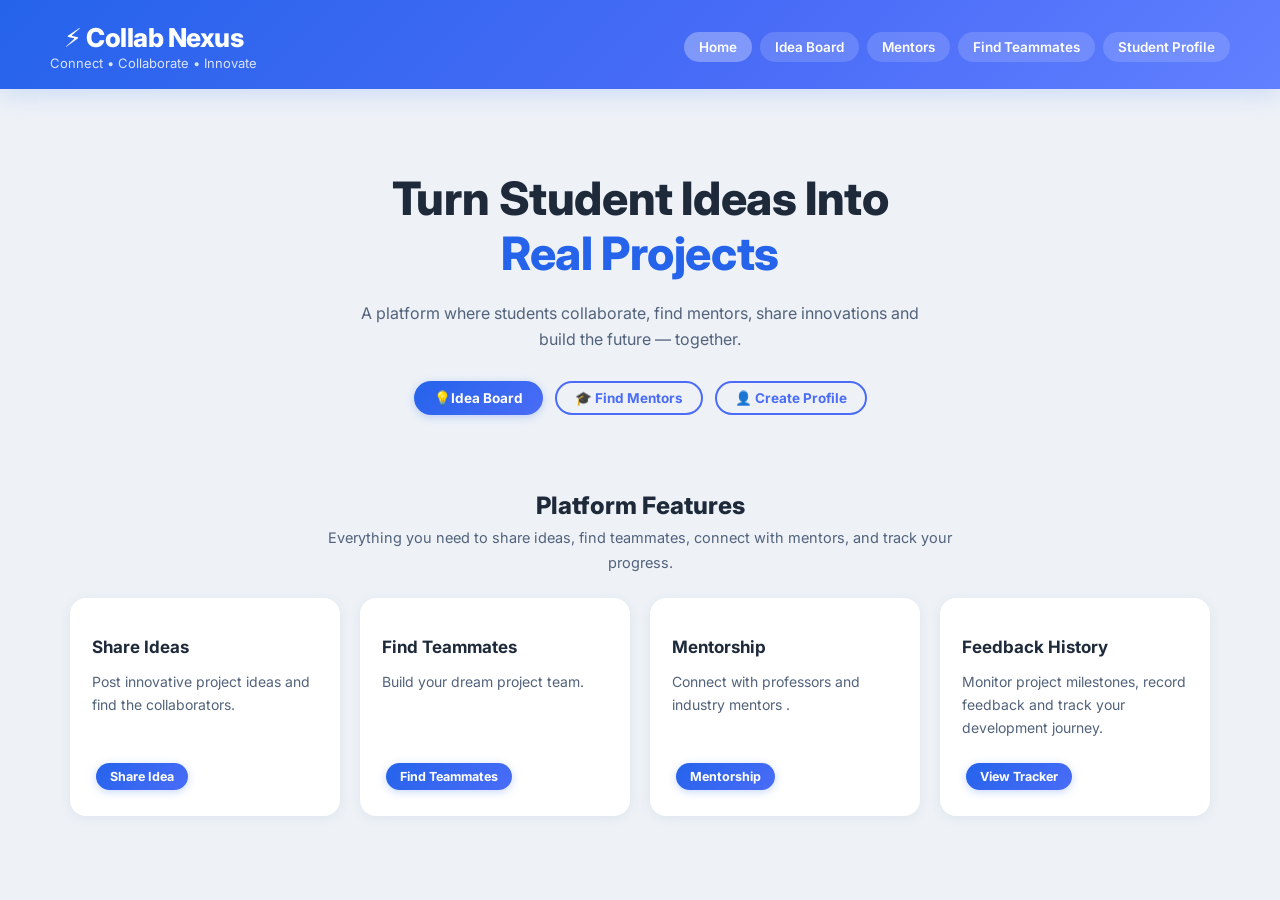
<file: index.html>
<!DOCTYPE html>
<html lang="en">
<head>
<meta charset="UTF-8">
<meta name="viewport" content="width=device-width, initial-scale=1.0">
<title>Collab Nexus – Connect, Collaborate, Innovate</title>
<meta name="description" content="Collab Nexus is a student collaboration platform to share ideas, find teammates, connect with mentors and track progress.">
<link rel="stylesheet" href="style.css">
</head>

<body>

<header class="site-header">
  <div class="header-inner">
    <div class="header-brand">
      <h1>⚡ Collab Nexus</h1>
      <p>Connect • Collaborate • Innovate</p>
    </div>
    <nav>
      <a href="index.html" class="active">Home</a>
      <a href="ideas.html">Idea Board</a>
      <a href="mentors.html">Mentors</a>
      <a href="find.html">Find Teammates</a>
      <a href="profile.html">Student Profile</a>
    </nav>
  </div>
</header>

<section class="hero">
  <h2>Turn Student Ideas Into<br><span>Real Projects</span></h2>
  <p>A platform where students collaborate, find mentors, share innovations and build the future — together.</p>
  <div>
    <a class="btn" href="ideas.html">💡Idea Board</a>
    <a class="btn btn-outline" href="mentors.html">🎓 Find Mentors</a>
    <a class="btn btn-outline" href="profile.html">👤 Create Profile</a>
  </div>
</section>

<section class="features">

  <h2>Platform Features</h2>
  <p class="section-description">Everything you need to share ideas, find teammates, connect with mentors, and track your progress.</p>

  <div class="container">

    <div class="card">
      <div style="font-size:32px; margin-bottom:8px;"></div>
      <h3>Share Ideas</h3>
      <p>Post innovative project ideas and find the collaborators.</p>
      <div style="margin-top:auto; padding-top:12px;">
        <a class="btn btn-sm" href="share.html">Share Idea</a>
      </div>
    </div>

    <div class="card">
      <div style="font-size:32px; margin-bottom:8px;"></div>
      <h3>Find Teammates</h3>
      <p>Build your dream project team.</p>
      <div style="margin-top:auto; padding-top:12px;">
        <a class="btn btn-sm" href="find.html">Find Teammates</a>
      </div>
    </div>

    <div class="card">
      <div style="font-size:32px; margin-bottom:8px;"></div>
      <h3>Mentorship</h3>
      <p>Connect with professors and industry mentors .</p>
      <div style="margin-top:auto; padding-top:12px;">
        <a class="btn btn-sm" href="mentors.html">Mentorship</a>
      </div>
    </div>

    <div class="card">
      <div style="font-size:32px; margin-bottom:8px;"></div>
      <h3>Feedback History</h3>
      <p>Monitor project milestones, record feedback and track your development journey.</p>
      <div style="margin-top:auto; padding-top:12px;">
        <a class="btn btn-sm" href="tracker.html">View Tracker</a>
      </div>
    </div>

  </div>

</section>

<script src="script.js"></script>
</body>
</html>
</file>
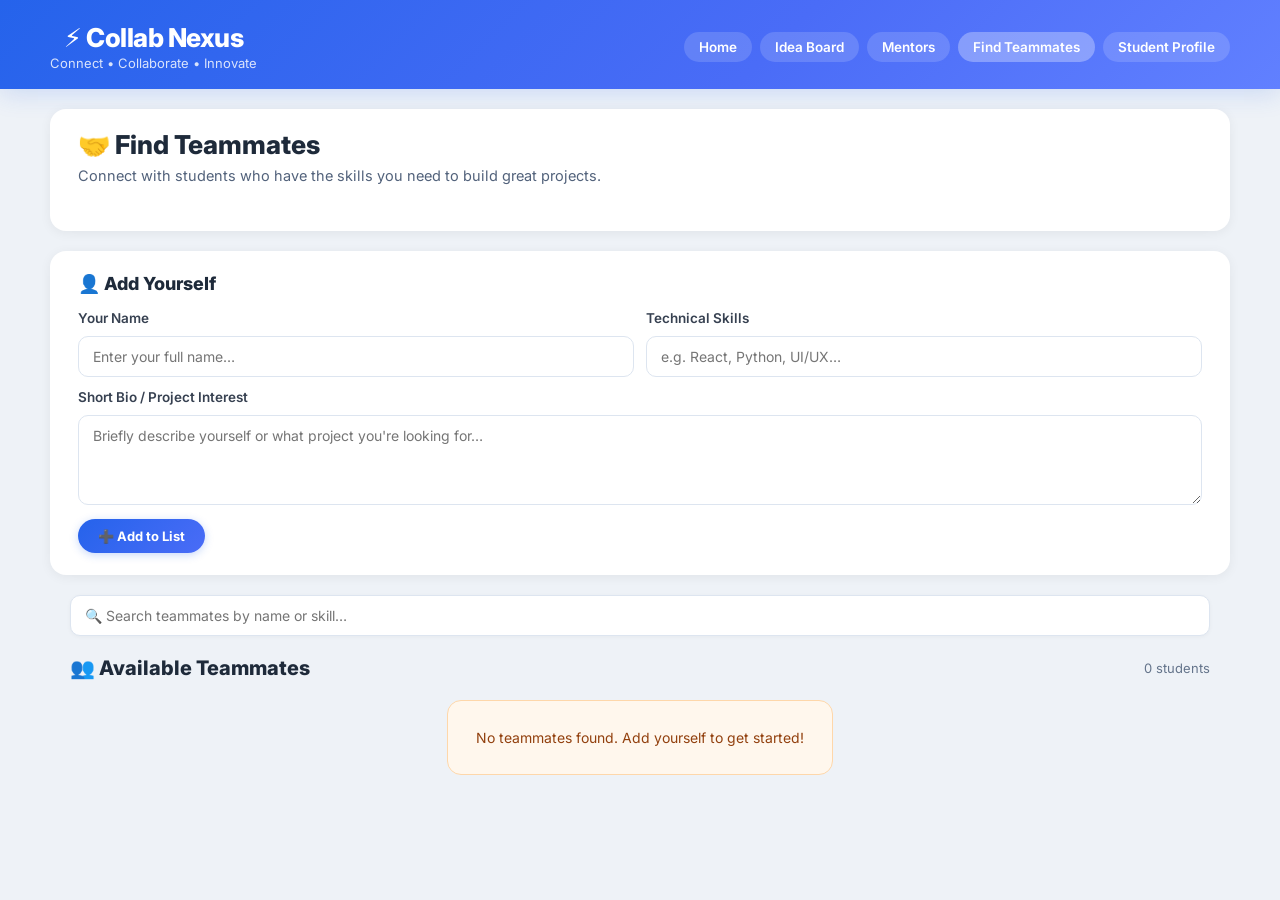
<file: find.html>
<!DOCTYPE html>
<html lang="en">
<head>
<meta charset="UTF-8">
<meta name="viewport" content="width=device-width, initial-scale=1.0">
<title>Find Teammates – Collab Nexus</title>
<meta name="description" content="Find student teammates with the right skills for your project on Collab Nexus.">
<link rel="stylesheet" href="style.css">
</head>

<body>

<header class="site-header">
  <div class="header-inner">
    <div class="header-brand">
      <h1>⚡ Collab Nexus</h1>
      <p>Connect • Collaborate • Innovate</p>
    </div>
    <nav>
      <a href="index.html">Home</a>
      <a href="ideas.html">Idea Board</a>
      <a href="mentors.html">Mentors</a>
      <a href="find.html" class="active">Find Teammates</a>
      <a href="profile.html">Student Profile</a>
    </nav>
  </div>
</header>

<div class="page-header">
  <div>
    <h1>🤝 Find Teammates</h1>
    <p class="section-description">Connect with students who have the skills you need to build great projects.</p>
  </div>
</div>

<!-- Add Yourself Form -->
<div class="form-panel" style="max-width:1180px; margin:0 auto 20px; padding:22px 28px;">
  <h2>👤 Add Yourself</h2>
  <div class="form-inline-grid">
    <div class="field-group">
      <label for="name">Your Name</label>
      <input type="text" id="name" placeholder="Enter your full name…">
    </div>
    <div class="field-group">
      <label for="skill">Technical Skills</label>
      <input type="text" id="skill" placeholder="e.g. React, Python, UI/UX…">
    </div>
    <div class="field-group" style="grid-column:1/-1;">
      <label for="bio">Short Bio / Project Interest</label>
      <textarea id="bio" rows="2" placeholder="Briefly describe yourself or what project you're looking for…"></textarea>
    </div>
  </div>
  <div style="margin-top:14px;">
    <button onclick="addMember()">➕ Add to List</button>
  </div>
</div>

<!-- Search -->
<div class="search-bar">
  <input type="text" id="teammateSearch" placeholder="🔍 Search teammates by name or skill…" oninput="searchTeammates()">
</div>

<!-- Available Teammates -->
<div class="section-header">
  <h2>👥 Available Teammates</h2>
  <span id="teammateCount" style="font-size:13px; color:#64748b;"></span>
</div>

<div class="teammate-grid" id="teamList" style="padding-bottom:40px;"></div>

<script>
/* ── helpers ── */
function getMembers(){
  return JSON.parse(localStorage.getItem("members")) || []
}

function saveMembers(members){
  localStorage.setItem("members", JSON.stringify(members))
}

function getInitials(name){
  return name.split(' ').map(function(w){ return w[0] }).join('').substring(0,2).toUpperCase()
}

function getAvatarColor(name){
  var colors = [
    'linear-gradient(135deg,#2563eb,#6180ff)',
    'linear-gradient(135deg,#7c3aed,#a855f7)',
    'linear-gradient(135deg,#0891b2,#06b6d4)',
    'linear-gradient(135deg,#d97706,#f59e0b)',
    'linear-gradient(135deg,#16a34a,#22c55e)',
    'linear-gradient(135deg,#dc2626,#f87171)'
  ]
  var idx = (name || '').charCodeAt(0) % colors.length
  return colors[idx]
}

/* ── check for ?idea= param ── */
window.onload = function(){
  var params = new URLSearchParams(window.location.search)
  var idea   = params.get("idea")
  if(idea){
    var bioField = document.getElementById("bio")
    if(bioField) bioField.value = "Looking for teammates for: " + idea
  }
  displayMembers()
}

/* ── Add ── */
function addMember(){
  var name  = document.getElementById("name").value.trim()
  var skill = document.getElementById("skill").value.trim()
  var bio   = document.getElementById("bio").value.trim()

  if(name === ""){
    alert("Please enter your name")
    return
  }

  var members = getMembers()
  members.unshift({name:name, skill:skill, bio:bio})
  saveMembers(members)
  displayMembers()

  document.getElementById("name").value  = ""
  document.getElementById("skill").value = ""
  document.getElementById("bio").value   = ""
}

/* ── Display ── */
function displayMembers(){
  var members = getMembers()
  renderMembers(members, false)
}

/* ── Search ── */
function searchTeammates(){
  var q       = (document.getElementById("teammateSearch").value || "").toLowerCase()
  var members = getMembers()

  if(!q){
    renderMembers(members, false)
    return
  }

  var filtered = members.filter(function(m, idx){
    m._origIndex = idx
    return (m.name||"").toLowerCase().includes(q) ||
           (m.skill||"").toLowerCase().includes(q) ||
           (m.bio||"").toLowerCase().includes(q)
  })
  renderMembers(filtered, true)
}

/* ── Render ── */
function renderMembers(members, useOrigIndex){
  var list = document.getElementById("teamList")
  list.innerHTML = ""

  var countEl = document.getElementById("teammateCount")
  if(countEl) countEl.textContent = members.length + " student" + (members.length !== 1 ? "s" : "")

  if(members.length === 0){
    list.innerHTML = '<div class="no-results" style="grid-column:1/-1;">No teammates found. Add yourself to get started!</div>'
    return
  }

  members.forEach(function(m, i){
    var realIndex = useOrigIndex && m._origIndex !== undefined ? m._origIndex : i
    var initials  = getInitials(m.name || '?')
    var avatarBg  = getAvatarColor(m.name || '')

    var div = document.createElement("div")
    div.className = "card teammate-card"
    div.innerHTML =
      '<div class="teammate-card-header">' +
        '<div class="avatar-circle sm" style="background:' + avatarBg + '">' + initials + '</div>' +
        '<div class="teammate-card-info">' +
          '<h3>' + escHtml(m.name) + '</h3>' +
          '<p class="teammate-skills">🔧 ' + escHtml(m.skill || 'Skills not listed') + '</p>' +
        '</div>' +
      '</div>' +
      '<p class="teammate-bio">' + escHtml(m.bio || 'Looking to collaborate on interesting projects.') + '</p>' +
      '<div class="teammate-actions">' +
        '<button onclick="connectUser(\'' + escHtml(m.name).replace(/'/g,"\\'") + '\')" style="background:linear-gradient(135deg,#16a34a,#22c55e)">🤝 Connect</button>' +
        '<button onclick="editMember(' + realIndex + ')" style="background:linear-gradient(135deg,#d97706,#f59e0b)">✏️ Edit</button>' +
        '<button onclick="deleteMember(' + realIndex + ')" style="background:linear-gradient(135deg,#dc2626,#ef4444)">🗑 Delete</button>' +
      '</div>'

    list.appendChild(div)
  })
}

/* ── Connect ── */
function connectUser(name){
  alert("✅ Request Sent to " + name + " Successfully!")
}

/* ── Delete ── */
function deleteMember(index){
  var members = getMembers()
  members.splice(index, 1)
  saveMembers(members)
  displayMembers()
}

/* ── Edit ── */
function editMember(index){
  var members = getMembers()
  if(!members[index]) return

  document.getElementById("name").value  = members[index].name
  document.getElementById("skill").value = members[index].skill || ""
  document.getElementById("bio").value   = members[index].bio   || ""

  deleteMember(index)
  document.getElementById("name").focus()
}

function escHtml(str){
  return String(str).replace(/&/g,'&amp;').replace(/</g,'&lt;').replace(/>/g,'&gt;').replace(/"/g,'&quot;')
}
</script>

</body>
</html>
</file>
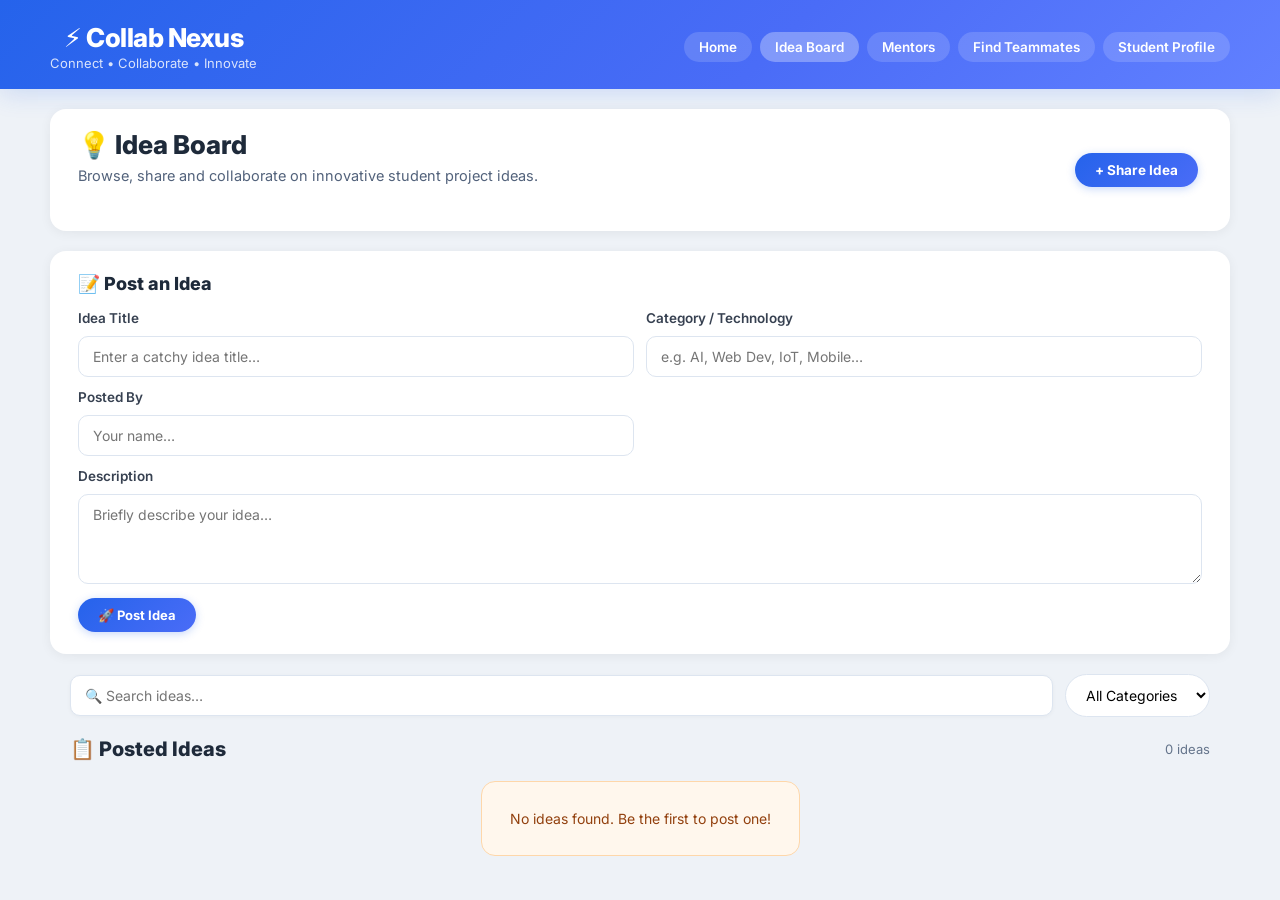
<file: ideas.html>
<!DOCTYPE html>
<html lang="en">
<head>
<meta charset="UTF-8">
<meta name="viewport" content="width=device-width, initial-scale=1.0">
<title>Idea Board – Collab Nexus</title>
<meta name="description" content="Browse and share student project ideas on Collab Nexus Idea Board.">
<link rel="stylesheet" href="style.css">
</head>

<body>

<header class="site-header">
  <div class="header-inner">
    <div class="header-brand">
      <h1>⚡ Collab Nexus</h1>
      <p>Connect • Collaborate • Innovate</p>
    </div>
    <nav>
      <a href="index.html">Home</a>
      <a href="ideas.html" class="active">Idea Board</a>
      <a href="mentors.html">Mentors</a>
      <a href="find.html">Find Teammates</a>
      <a href="profile.html">Student Profile</a>
    </nav>
  </div>
</header>

<div class="page-header">
  <div>
    <h1>💡 Idea Board</h1>
    <p class="section-description">Browse, share and collaborate on innovative student project ideas.</p>
  </div>
  <div class="page-actions">
    <a class="btn" href="share.html">+ Share Idea</a>
  </div>
</div>

<!-- Post Idea Form -->
<div class="form-panel" style="max-width:1180px; margin:0 auto 20px; padding:22px 28px;">
  <h2>📝 Post an Idea</h2>
  <div class="form-inline-grid">
    <div class="field-group">
      <label for="ideaTitle">Idea Title</label>
      <input type="text" id="ideaTitle" placeholder="Enter a catchy idea title…">
    </div>
    <div class="field-group">
      <label for="ideaCategory">Category / Technology</label>
      <input type="text" id="ideaCategory" placeholder="e.g. AI, Web Dev, IoT, Mobile…">
    </div>
    <div class="field-group">
      <label for="ideaAuthor">Posted By</label>
      <input type="text" id="ideaAuthor" placeholder="Your name…">
    </div>
    <div class="field-group" style="grid-column:1/-1;">
      <label for="ideaDesc">Description</label>
      <textarea id="ideaDesc" rows="3" placeholder="Briefly describe your idea…"></textarea>
    </div>
  </div>
  <div style="margin-top:14px;">
    <button id="postIdeaBtn" onclick="addIdea()">🚀 Post Idea</button>
  </div>
</div>

<!-- Search & Filter -->
<div class="search-filter-row">
  <input type="text" id="ideaSearch" placeholder="🔍 Search ideas…" oninput="filterIdeas()" style="flex:1;">
  <select class="filter-select" id="categoryFilter" onchange="filterIdeas()">
    <option value="">All Categories</option>
    <option value="AI">AI / ML</option>
    <option value="Web">Web Dev</option>
    <option value="Mobile">Mobile</option>
    <option value="Data">Data Science</option>
    <option value="IoT">IoT</option>
    <option value="Design">UI/UX</option>
    <option value="Other">Other</option>
  </select>
</div>

<!-- Idea Cards -->
<div class="section-header">
  <h2>📋 Posted Ideas</h2>
  <span id="ideaCount" style="font-size:13px; color:#64748b;"></span>
</div>

<div class="idea-grid" id="ideaList" style="padding-bottom:40px;"></div>

<script>
/* ─── Core helpers (same localStorage key as share.html) ─── */
function getIdeas(){
  return JSON.parse(localStorage.getItem("ideas")) || []
}

function saveIdeas(ideas){
  localStorage.setItem("ideas", JSON.stringify(ideas))
}

/* ─── Add ─── */
function addIdea(){
  var title    = document.getElementById("ideaTitle").value.trim()
  var desc     = document.getElementById("ideaDesc").value.trim()
  var category = document.getElementById("ideaCategory").value.trim()
  var author   = document.getElementById("ideaAuthor").value.trim()

  if(title === ""){
    alert("Please enter an idea title")
    return
  }

  var ideas = getIdeas()
  ideas.unshift({
    title:    title,
    desc:     desc,
    category: category || "Other",
    author:   author   || "Anonymous",
    likes:    0,
    created:  new Date().toISOString()
  })

  saveIdeas(ideas)
  displayIdeas()

  document.getElementById("ideaTitle").value    = ""
  document.getElementById("ideaDesc").value     = ""
  document.getElementById("ideaCategory").value = ""
  document.getElementById("ideaAuthor").value   = ""
}

/* ─── Delete ─── */
function deleteIdea(index){
  var ideas = getIdeas()
  ideas.splice(index, 1)
  saveIdeas(ideas)
  displayIdeas()
}

/* ─── Edit ─── */
function editIdea(index){
  var ideas = getIdeas()
  if(!ideas[index]) return

  document.getElementById("ideaTitle").value    = ideas[index].title
  document.getElementById("ideaDesc").value     = ideas[index].desc
  document.getElementById("ideaCategory").value = ideas[index].category || ""
  document.getElementById("ideaAuthor").value   = ideas[index].author   || ""

  deleteIdea(index)
  document.getElementById("ideaTitle").focus()
}

/* ─── Like ─── */
function likeIdea(index){
  var ideas = getIdeas()
  if(!ideas[index]) return
  ideas[index].likes = (ideas[index].likes || 0) + 1
  saveIdeas(ideas)
  displayIdeas()
}

/* ─── Find Teammates ─── */
function findTeammates(title){
  window.location.href = "find.html?idea=" + encodeURIComponent(title)
}

/* ─── Filter ─── */
function filterIdeas(){
  var q        = (document.getElementById("ideaSearch").value || "").toLowerCase()
  var catFilter = document.getElementById("categoryFilter").value.toLowerCase()
  var ideas     = getIdeas()

  var filtered = ideas.filter(function(idea, idx){
    idea._origIndex = idx
    var matchQ = !q || (
      (idea.title||"").toLowerCase().includes(q) ||
      (idea.desc||"").toLowerCase().includes(q) ||
      (idea.author||"").toLowerCase().includes(q)
    )
    var matchCat = !catFilter || (idea.category||"").toLowerCase().includes(catFilter)
    return matchQ && matchCat
  })

  renderIdeas(filtered, true)
}

/* ─── Render ─── */
function renderIdeas(ideas, useOrigIndex){
  var list = document.getElementById("ideaList")
  if(!list) return
  list.innerHTML = ""

  var count = document.getElementById("ideaCount")
  if(count) count.textContent = ideas.length + " idea" + (ideas.length !== 1 ? "s" : "")

  if(ideas.length === 0){
    list.innerHTML = '<div class="no-results" style="grid-column:1/-1;">No ideas found. Be the first to post one!</div>'
    return
  }

  var allIdeas = getIdeas()

  ideas.forEach(function(idea, i){
    var realIndex = useOrigIndex && idea._origIndex !== undefined ? idea._origIndex : i
    var catColor  = getCatColor(idea.category)
    var dateStr   = idea.created ? new Date(idea.created).toLocaleDateString('en-IN',{day:'numeric',month:'short'}) : ''

    var div = document.createElement("div")
    div.className = "card idea-card"
    div.innerHTML =
      '<div class="idea-card-top">' +
        '<div style="display:flex; align-items:flex-start; justify-content:space-between; gap:8px; margin-bottom:6px;">' +
          '<h3>' + escHtml(idea.title) + '</h3>' +
          '<span class="tag ' + catColor + '">' + escHtml(idea.category || 'Other') + '</span>' +
        '</div>' +
        '<p class="idea-desc">' + escHtml(idea.desc || 'No description provided.') + '</p>' +
      '</div>' +
      '<div class="idea-meta">' +
        '<span>👤 ' + escHtml(idea.author || 'Anonymous') + '</span>' +
        '<span style="color:#d1d5db;">•</span>' +
        '<span>📅 ' + dateStr + '</span>' +
        '<span style="margin-left:auto;" class="likes-count" onclick="likeIdea(' + realIndex + ')">❤️ ' + (idea.likes || 0) + '</span>' +
      '</div>' +
      '<div class="idea-actions">' +
        '<button onclick="editIdea(' + realIndex + ')" style="background:linear-gradient(135deg,#d97706,#f59e0b)">✏️ Edit</button>' +
        '<button onclick="deleteIdea(' + realIndex + ')" style="background:linear-gradient(135deg,#dc2626,#ef4444)">🗑 Delete</button>' +
        '<button onclick="findTeammates(\'' + escHtml(idea.title).replace(/'/g,"\\'") + '\')" style="background:linear-gradient(135deg,#16a34a,#22c55e)">🤝 Teammates</button>' +
      '</div>'
    list.appendChild(div)
  })
}

function displayIdeas(){
  var ideas = getIdeas()
  renderIdeas(ideas, false)
}

function getCatColor(cat){
  if(!cat) return ''
  var c = cat.toLowerCase()
  if(c.includes('ai') || c.includes('ml')) return 'tag-orange'
  if(c.includes('web') || c.includes('mobile')) return ''
  if(c.includes('data')) return 'tag-green'
  return ''
}

function escHtml(str){
  return String(str).replace(/&/g,'&amp;').replace(/</g,'&lt;').replace(/>/g,'&gt;').replace(/"/g,'&quot;')
}

window.onload = function(){
  displayIdeas()
}
</script>

</body>
</html>
</file>
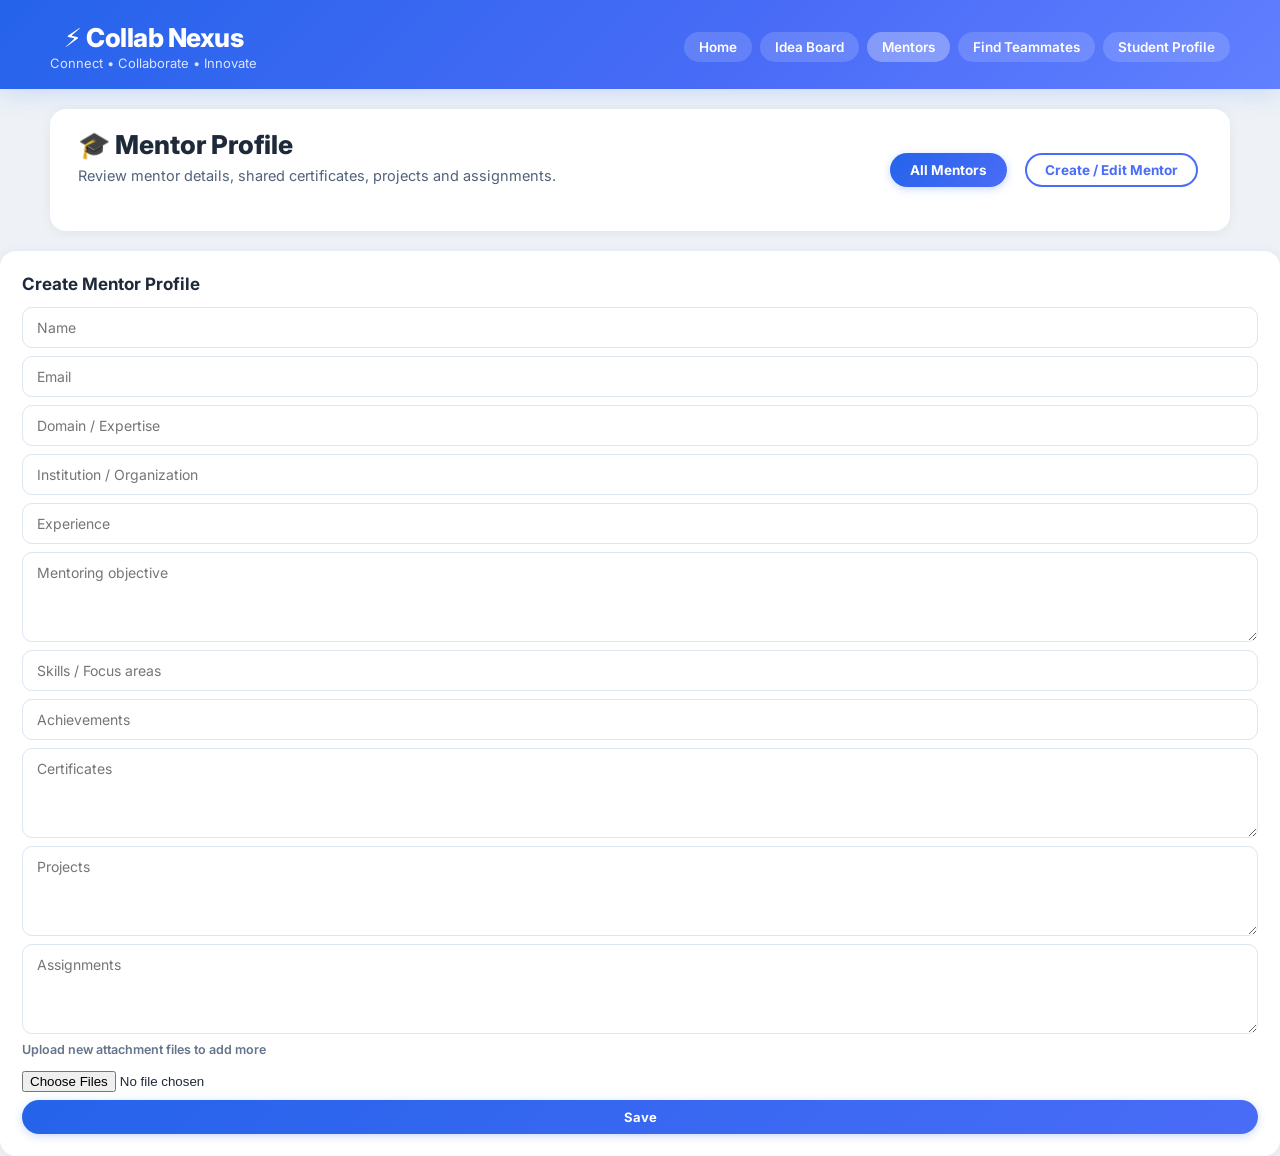
<file: mentor-profile-view.html>
<!DOCTYPE html>
<html lang="en">
<head>
<meta charset="UTF-8">
<meta name="viewport" content="width=device-width, initial-scale=1.0">
<title>Mentor Profile View – Collab Nexus</title>
<meta name="description" content="Review mentor details, certificates, projects and assignments on Collab Nexus.">
<link rel="stylesheet" href="style.css">
</head>

<body>

<header class="site-header">
  <div class="header-inner">
    <div class="header-brand">
      <h1>⚡ Collab Nexus</h1>
      <p>Connect • Collaborate • Innovate</p>
    </div>
    <nav>
      <a href="index.html">Home</a>
      <a href="ideas.html">Idea Board</a>
      <a href="mentors.html" class="active">Mentors</a>
      <a href="find.html">Find Teammates</a>
      <a href="profile.html">Student Profile</a>
    </nav>
  </div>
</header>

<div class="page-header">
  <div>
    <h1>🎓 Mentor Profile</h1>
    <p class="section-description">Review mentor details, shared certificates, projects and assignments.</p>
  </div>
  <div class="page-actions">
    <a class="btn" href="mentors.html">All Mentors</a>
    <a class="btn btn-outline" href="mentor-profile.html">Create / Edit Mentor</a>
  </div>
</div>

<div id="box" class="card"></div>

<script>
function getId(){
  var params = new URLSearchParams(window.location.search)
  return params.get("id")
}

function getMentors(){
  return JSON.parse(localStorage.getItem("mentors")) || []
}

function getDefaultMentors(){
  return [
    {id:"default-1", name:"Dr Ravi", domain:"AI & Machine Learning Expert", institution:"Tech University", experience:"10 years", objective:"Guides students on AI and deep learning projects.", skills:"Python, Machine Learning, Data Science", achievements:"Published ML research papers, mentored 50+ student projects", certificates:"AI Certification, Data Science Bootcamp", projects:"AI research platform, predictive analytics dashboard", assignments:"Machine learning modules, data analysis tasks"},
    {id:"default-2", name:"Ms Anitha", domain:"Startup Advisor", institution:"Innovation Hub", experience:"8 years", objective:"Helps startups build products and pitch ideas.", skills:"Entrepreneurship, Business Strategy, Pitch Coaching", achievements:"Supported multiple startup launches, won innovation awards", certificates:"Startup Mentorship Program, Business Strategy Course", projects:"Startup accelerator programs, investor pitch workshops", assignments:"Product-market fit reviews, pitch deck mentoring"},
    {id:"default-3", name:"Mr Karthik", domain:"Full Stack Developer", institution:"Software Labs", experience:"7 years", objective:"Supports web and mobile development projects.", skills:"JavaScript, React, Node.js", achievements:"Delivered enterprise web projects, led developer training sessions", certificates:"Full Stack Certification, Web App Development", projects:"E-commerce platforms, mobile app backends", assignments:"Full stack project mentoring, UI/UX review"}
  ]
}

function saveMentors(list){
  localStorage.setItem("mentors", JSON.stringify(list))
}

function findMentor(){
  var id = getId()
  return getMentors().find(m => String(m.id) === String(id)) || getDefaultMentors().find(m => String(m.id) === String(id))
}

function renderList(text){
  if(!text) return ""
  return `<ul class='item-list'>${text.split(",").map(item => `<li>${item.trim()}</li>`).join("")}</ul>`
}

function renderAttachments(files){
  if(!files || !files.length) return ""
  return `<div class='item-list'><h3>Attachments</h3>${files.map(file => `<li><a target='_blank' href='${file.data}'>${file.name}</a></li>`).join("")}</div>`
}

function showForm(mentor){
  var data = mentor || {}
  document.getElementById("box").innerHTML = `
    <h3>${mentor ? 'Edit Mentor Profile' : 'Create Mentor Profile'}</h3>
    <input id='name' placeholder='Name' value='${data.name || ""}'>
    <input id='email' placeholder='Email' value='${data.email || ""}'>
    <input id='domain' placeholder='Domain / Expertise' value='${data.domain || ""}'>
    <input id='institution' placeholder='Institution / Organization' value='${data.institution || ""}'>
    <input id='experience' placeholder='Experience' value='${data.experience || ""}'>
    <textarea id='objective' placeholder='Mentoring objective'>${data.objective || ""}</textarea>
    <input id='skills' placeholder='Skills / Focus areas' value='${data.skills || ""}'>
    <input id='achievements' placeholder='Achievements' value='${data.achievements || ""}'>
    <textarea id='certificates' placeholder='Certificates'>${data.certificates || ""}</textarea>
    <textarea id='projects' placeholder='Projects'>${data.projects || ""}</textarea>
    <textarea id='assignments' placeholder='Assignments'>${data.assignments || ""}</textarea>
    <label class='small-note'>Upload new attachment files to add more</label>
    <input type='file' id='attachments' multiple>
    <button onclick='saveProfile()'>Save</button>
  `
}

function readFiles(files, callback){
  if(!files || files.length === 0){
    callback([])
    return
  }
  var attachments = []
  var loaded = 0
  Array.from(files).forEach(function(file){
    var reader = new FileReader()
    reader.onload = function(){
      attachments.push({name: file.name, data: reader.result})
      loaded++
      if(loaded === files.length){
        callback(attachments)
      }
    }
    reader.readAsDataURL(file)
  })
}

function saveProfile(){
  var current = findMentor()
  var files = document.getElementById("attachments").files

  function doSave(newAttachments){
    var mentor = {
      id: getId(),
      name: document.getElementById("name").value,
      email: document.getElementById("email").value,
      domain: document.getElementById("domain").value,
      institution: document.getElementById("institution").value,
      experience: document.getElementById("experience").value,
      objective: document.getElementById("objective").value,
      skills: document.getElementById("skills").value,
      achievements: document.getElementById("achievements").value,
      certificates: document.getElementById("certificates").value,
      projects: document.getElementById("projects").value,
      assignments: document.getElementById("assignments").value,
      attachments: newAttachments.length > 0 ? newAttachments : (current ? current.attachments || [] : [])
    }
    var mentors = getMentors()
    var index = mentors.findIndex(m => String(m.id) === String(mentor.id))
    if(index !== -1){
      mentors[index] = mentor
    } else {
      mentors.push(mentor)
    }
    saveMentors(mentors)
    display()
  }

  if(files.length > 0){
    readFiles(files, doSave)
  } else {
    doSave([])
  }
}

function display(){
  var mentor = findMentor()
  if(!mentor){
    showForm()
    return
  }
  var attachmentsHTML = renderAttachments(mentor.attachments)
  document.getElementById("box").innerHTML = `
    <div class='profile-grid'>
      <div class='profile-card'>
        <h2>${mentor.name}</h2>
        <p><strong>Email:</strong> ${mentor.email}</p>
        <p><strong>Domain:</strong> ${mentor.domain}</p>
        <p><strong>Institution:</strong> ${mentor.institution}</p>
        <p><strong>Experience:</strong> ${mentor.experience}</p>
      </div>
      <div class='detail-card'>
        <h3>Objective</h3>
        <p>${mentor.objective}</p>
        <h3>Skills</h3>
        ${renderList(mentor.skills)}
        <h3>Achievements</h3>
        ${renderList(mentor.achievements)}
        <h3>Certificates</h3>
        ${renderList(mentor.certificates)}
        <h3>Projects</h3>
        ${renderList(mentor.projects)}
        <h3>Assignments</h3>
        ${renderList(mentor.assignments)}
        ${attachmentsHTML}
        <div class='button-group'>
          <button onclick='editProfile()'>Edit</button>
          <button onclick='deleteProfile()'>Delete</button>
        </div>
      </div>
    </div>
  `
}

function editProfile(){
  var mentor = findMentor()
  showForm(mentor)
}

function deleteProfile(){
  if(!confirm("Delete mentor profile?")) return
  var mentors = getMentors()
  var id = getId()
  mentors = mentors.filter(m => String(m.id) !== String(id))
  saveMentors(mentors)
  showForm()
}

window.onload = display
</script>

</body>
</html>
</file>
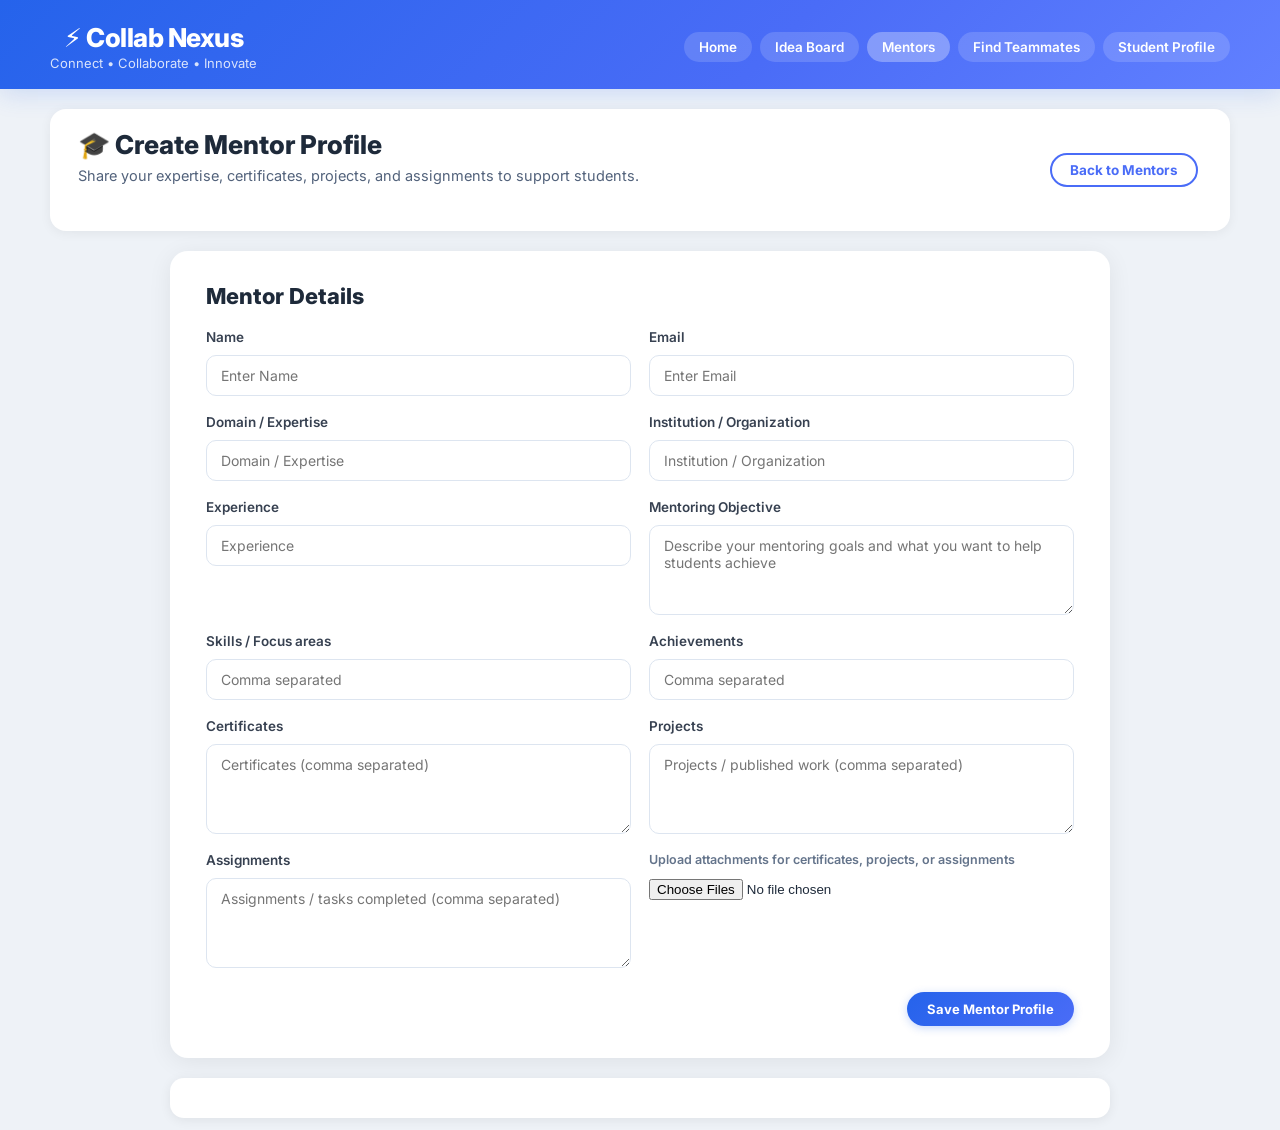
<file: mentor-profile.html>
<!DOCTYPE html>
<html lang="en">
<head>
<meta charset="UTF-8">
<meta name="viewport" content="width=device-width, initial-scale=1.0">
<title>Create Mentor Profile – Collab Nexus</title>
<meta name="description" content="Create your mentor profile on Collab Nexus to guide student projects.">
<link rel="stylesheet" href="style.css">
</head>

<body>

<header class="site-header">
  <div class="header-inner">
    <div class="header-brand">
      <h1>⚡ Collab Nexus</h1>
      <p>Connect • Collaborate • Innovate</p>
    </div>
    <nav>
      <a href="index.html">Home</a>
      <a href="ideas.html">Idea Board</a>
      <a href="mentors.html" class="active">Mentors</a>
      <a href="find.html">Find Teammates</a>
      <a href="profile.html">Student Profile</a>
    </nav>
  </div>
</header>

<div class="page-header">
  <div>
    <h1>🎓 Create Mentor Profile</h1>
    <p class="section-description">Share your expertise, certificates, projects, and assignments to support students.</p>
  </div>
  <div class="page-actions">
    <a class="btn btn-outline" href="mentors.html">Back to Mentors</a>
  </div>
</div>

<section class="form-card">
<h2>Mentor Details</h2>
<div class="form-grid">
  <div class="field-group">
    <label>Name</label>
    <input type="text" id="name" placeholder="Enter Name">
  </div>
  <div class="field-group">
    <label>Email</label>
    <input type="text" id="email" placeholder="Enter Email">
  </div>
  <div class="field-group">
    <label>Domain / Expertise</label>
    <input type="text" id="domain" placeholder="Domain / Expertise">
  </div>
  <div class="field-group">
    <label>Institution / Organization</label>
    <input type="text" id="institution" placeholder="Institution / Organization">
  </div>
  <div class="field-group">
    <label>Experience</label>
    <input type="text" id="experience" placeholder="Experience">
  </div>
  <div class="field-group">
    <label>Mentoring Objective</label>
    <textarea id="objective" placeholder="Describe your mentoring goals and what you want to help students achieve"></textarea>
  </div>
  <div class="field-group">
    <label>Skills / Focus areas</label>
    <input type="text" id="skills" placeholder="Comma separated">
  </div>
  <div class="field-group">
    <label>Achievements</label>
    <input type="text" id="achievements" placeholder="Comma separated">
  </div>
  <div class="field-group">
    <label>Certificates</label>
    <textarea id="certificates" placeholder="Certificates (comma separated)"></textarea>
  </div>
  <div class="field-group">
    <label>Projects</label>
    <textarea id="projects" placeholder="Projects / published work (comma separated)"></textarea>
  </div>
  <div class="field-group">
    <label>Assignments</label>
    <textarea id="assignments" placeholder="Assignments / tasks completed (comma separated)"></textarea>
  </div>
  <div class="field-group">
    <label class="small-note">Upload attachments for certificates, projects, or assignments</label>
    <input type="file" id="attachments" multiple>
  </div>
</div>
<div style="margin-top:24px; text-align:right;">
  <button onclick="saveProfile()">Save Mentor Profile</button>
</div>
</section>

<div id="status" class="status-box"></div>
<div id="qrBox" class="share-box"></div>

<script>
function getId(){
  var params = new URLSearchParams(window.location.search)
  var id = params.get("id")
  if(!id){
    id = Date.now().toString()
  }
  return id
}

function getMentors(){
  return JSON.parse(localStorage.getItem("mentors")) || []
}

function saveMentors(list){
  localStorage.setItem("mentors", JSON.stringify(list))
}

function findMentor(){
  var id = getId()
  return getMentors().find(m => String(m.id) === String(id))
}

function showForm(mentor){
  if(!mentor) return
  document.getElementById("name").value = mentor.name || ""
  document.getElementById("email").value = mentor.email || ""
  document.getElementById("domain").value = mentor.domain || ""
  document.getElementById("institution").value = mentor.institution || ""
  document.getElementById("experience").value = mentor.experience || ""
  document.getElementById("objective").value = mentor.objective || ""
  document.getElementById("skills").value = mentor.skills || ""
  document.getElementById("achievements").value = mentor.achievements || ""
  document.getElementById("certificates").value = mentor.certificates || ""
  document.getElementById("projects").value = mentor.projects || ""
  document.getElementById("assignments").value = mentor.assignments || ""
}

function readFiles(files, callback){
  if(!files || files.length === 0){
    callback([])
    return
  }
  var attachments = []
  var loaded = 0
  Array.from(files).forEach(function(file){
    var reader = new FileReader()
    reader.onload = function(){
      attachments.push({name: file.name, data: reader.result})
      loaded++
      if(loaded === files.length){
        callback(attachments)
      }
    }
    reader.readAsDataURL(file)
  })
}

function saveProfile(){
  var existing = findMentor()
  var files = document.getElementById("attachments").files

  function doSave(newAttachments){
    var profile = {
      id: getId(),
      name: document.getElementById("name").value,
      email: document.getElementById("email").value,
      domain: document.getElementById("domain").value,
      institution: document.getElementById("institution").value,
      experience: document.getElementById("experience").value,
      objective: document.getElementById("objective").value,
      skills: document.getElementById("skills").value,
      achievements: document.getElementById("achievements").value,
      certificates: document.getElementById("certificates").value,
      projects: document.getElementById("projects").value,
      assignments: document.getElementById("assignments").value,
      attachments: newAttachments.length > 0 ? newAttachments : (existing ? existing.attachments || [] : [])
    }

    if(profile.name === ""){
      alert("Enter name")
      return
    }

    var mentors = getMentors()
    var index = mentors.findIndex(m => String(m.id) === String(profile.id))
    if(index !== -1){
      mentors[index] = profile
    } else {
      mentors.push(profile)
    }
    saveMentors(mentors)

    document.getElementById("status").innerHTML = "✅ Mentor Profile Saved Successfully!"
    var profileLink = "mentor-profile-view.html?id=" + profile.id
    var qr = "https://api.qrserver.com/v1/create-qr-code/?size=150x150&data=" + encodeURIComponent(profileLink)

    document.getElementById("qrBox").innerHTML =
      "<p>Share this mentor profile</p>" +
      "<img src='" + qr + "'>" +
      "<br><br>" +
      "<a class='btn' href='" + profileLink + "'>Open Mentor Profile</a>"
  }

  if(files.length > 0){
    readFiles(files, doSave)
  } else {
    doSave([])
  }
}

window.onload = function(){
  var mentor = findMentor()
  if(mentor){
    showForm(mentor)
  }
}
</script>

</body>
</html>
</file>
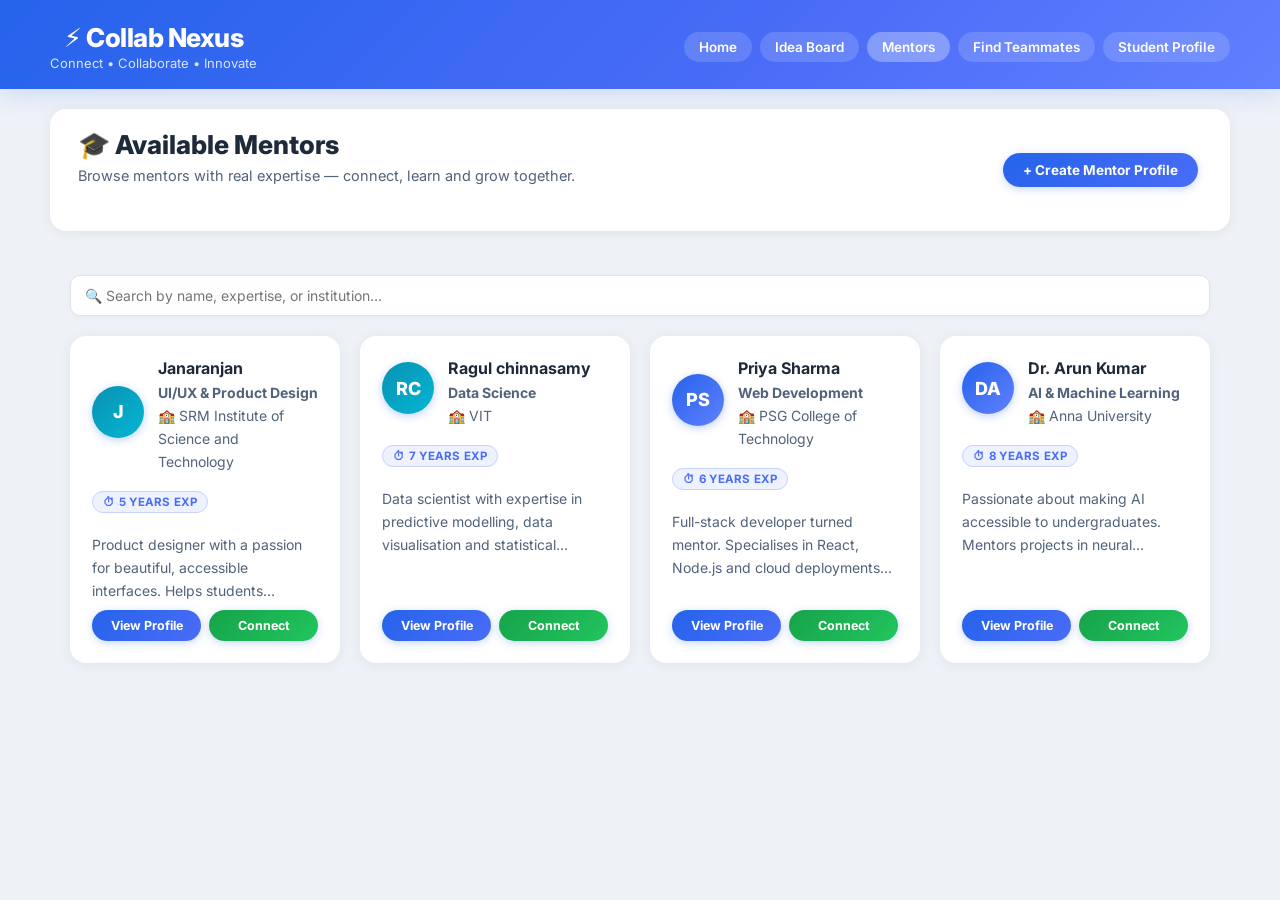
<file: mentors.html>
<!DOCTYPE html>
<html lang="en">
<head>
<meta charset="UTF-8">
<meta name="viewport" content="width=device-width, initial-scale=1.0">
<title>Mentors – Collab Nexus</title>
<meta name="description" content="Browse expert mentors in AI, Web Development, Data Science and UI/UX Design on Collab Nexus.">
<link rel="stylesheet" href="style.css">
</head>

<body>

<header class="site-header">
  <div class="header-inner">
    <div class="header-brand">
      <h1>⚡ Collab Nexus</h1>
      <p>Connect • Collaborate • Innovate</p>
    </div>
    <nav>
      <a href="index.html">Home</a>
      <a href="ideas.html">Idea Board</a>
      <a href="mentors.html" class="active">Mentors</a>
      <a href="find.html">Find Teammates</a>
      <a href="profile.html">Student Profile</a>
    </nav>
  </div>
</header>

<div class="page-header">
  <div>
    <h1>🎓 Available Mentors</h1>
    <p class="section-description">Browse mentors with real expertise — connect, learn and grow together.</p>
  </div>
  <div class="page-actions">
    <a class="btn" href="mentor-profile.html">+ Create Mentor Profile</a>
  </div>
</div>

<div class="page-section">
  <div class="search-bar">
    <input id="mentorSearch" type="text" placeholder="🔍 Search by name, expertise, or institution…" oninput="handleSearch()">
  </div>

  <div class="mentor-grid" id="mentorContainer"></div>
</div>

<script>
/* ── helpers ── */
function getMentors(){
  return JSON.parse(localStorage.getItem("mentors")) || []
}

function saveMentors(list){
  localStorage.setItem("mentors", JSON.stringify(list))
}

function getDefaultMentors(){
  return [
    {
      id:"default-1",
      name:"Dr. Arun Kumar",
      domain:"AI & Machine Learning",
      institution:"Anna University",
      experience:"8 Years",
      objective:"Guides students through AI/ML research, deep learning projects and paper presentations.",
      description:"Passionate about making AI accessible to undergraduates. Mentors projects in neural networks, NLP and computer vision.",
      skills:"Python, TensorFlow, Scikit-learn, Data Science",
      achievements:"Published 12 research papers, mentored 80+ student ML projects"
    },
    {
      id:"default-2",
      name:"Priya Sharma",
      domain:"Web Development",
      institution:"PSG College of Technology",
      experience:"6 Years",
      objective:"Empowers students to build modern, scalable web applications from scratch.",
      description:"Full-stack developer turned mentor. Specialises in React, Node.js and cloud deployments for student projects.",
      skills:"HTML, CSS, JavaScript, React, Node.js",
      achievements:"Built 20+ student web projects, leads coding bootcamps"
    },
    {
      id:"default-3",
      name:"Ragul chinnasamy",
      domain:"Data Science",
      institution:"VIT",
      experience:"7 Years",
      objective:"Helps students extract meaningful insights from data and build analytical projects.",
      description:"Data scientist with expertise in predictive modelling, data visualisation and statistical analysis.",
      skills:"Python, Pandas, Power BI, SQL, Machine Learning",
      achievements:"Industry data projects, mentored 60+ analytics capstone students"
    },
    {
      id:"default-4",
      name:"Janaranjan",
      domain:"UI/UX & Product Design",
      institution:"SRM Institute of Science and Technology",
      experience:"5 Years",
      objective:"Coaches students on user-centred design thinking, prototyping and product strategy.",
      description:"Product designer with a passion for beautiful, accessible interfaces. Helps students transform ideas into polished products.",
      skills:"Figma, Adobe XD, User Research, Prototyping",
      achievements:"Designed award-winning student apps, UX workshop facilitator"
    }
  ]
}

function getInitials(name){
  return name.split(' ').map(w => w[0]).join('').substring(0,2).toUpperCase()
}

function getAvatarColor(name){
  const colors = [
    'linear-gradient(135deg,#2563eb,#6180ff)',
    'linear-gradient(135deg,#7c3aed,#a855f7)',
    'linear-gradient(135deg,#0891b2,#06b6d4)',
    'linear-gradient(135deg,#d97706,#f59e0b)'
  ]
  var idx = name.charCodeAt(0) % colors.length
  return colors[idx]
}

function initializeDefaultMentors(){
  var mentors = getMentors()
  var hasDefaults = mentors.some(function(m){ return m.id && m.id.startsWith('default-') })
  if(!hasDefaults){
    var defaults = getDefaultMentors()
    // prepend defaults that aren't already stored
    defaults.forEach(function(d){
      if(!mentors.find(function(m){ return String(m.id) === String(d.id) })){
        mentors.unshift(d)
      }
    })
    saveMentors(mentors)
  }
  return getMentors()
}

function buildCard(mentor){
  var initials = getInitials(mentor.name || 'M')
  var avatarBg = getAvatarColor(mentor.name || 'M')
  var desc = mentor.description || mentor.objective || 'Experienced mentor ready to guide students.'
  return `
    <div class="card mentor-card">
      <div class="mentor-card-header">
        <div class="avatar-circle" style="background:${avatarBg}">${initials}</div>
        <div class="mentor-card-info">
          <h3>${mentor.name}</h3>
          <p class="mentor-domain">${mentor.domain || 'Mentor'}</p>
          <p class="mentor-institution">🏫 ${mentor.institution || ''}</p>
        </div>
      </div>

      <div class="mentor-meta">
        <span class="tag">⏱ ${mentor.experience || 'N/A'} exp</span>
      </div>

      <p class="mentor-desc">${desc}</p>

      <div class="mentor-actions">
        <button onclick="window.location.href='mentor-profile-view.html?id=${mentor.id || ''}'">View Profile</button>
        <button onclick="connectMentor('${mentor.name}')" style="background:linear-gradient(135deg,#16a34a,#22c55e)">Connect</button>
      </div>
    </div>
  `
}

function connectMentor(name){
  alert('✅ Connection request sent to ' + name + '!')
}

function filterMentors(query){
  var mentors = getMentors()
  if(!query) return mentors
  query = query.toLowerCase()
  return mentors.filter(function(m){
    return (
      (m.name||'').toLowerCase().includes(query) ||
      (m.domain||'').toLowerCase().includes(query) ||
      (m.institution||'').toLowerCase().includes(query) ||
      (m.objective||'').toLowerCase().includes(query)
    )
  })
}

function renderMentors(mentors){
  var container = document.getElementById("mentorContainer")
  container.innerHTML = ""

  if(mentors.length === 0){
    container.innerHTML = '<div class="no-results">No mentors found. Try a different search or create a new mentor profile.</div>'
    return
  }

  mentors.forEach(function(mentor){
    container.innerHTML += buildCard(mentor)
  })
}

function handleSearch(){
  var query = document.getElementById("mentorSearch").value
  renderMentors(filterMentors(query))
}

window.onload = function(){
  var mentors = initializeDefaultMentors()
  renderMentors(mentors)
}
</script>

</body>
</html>
</file>
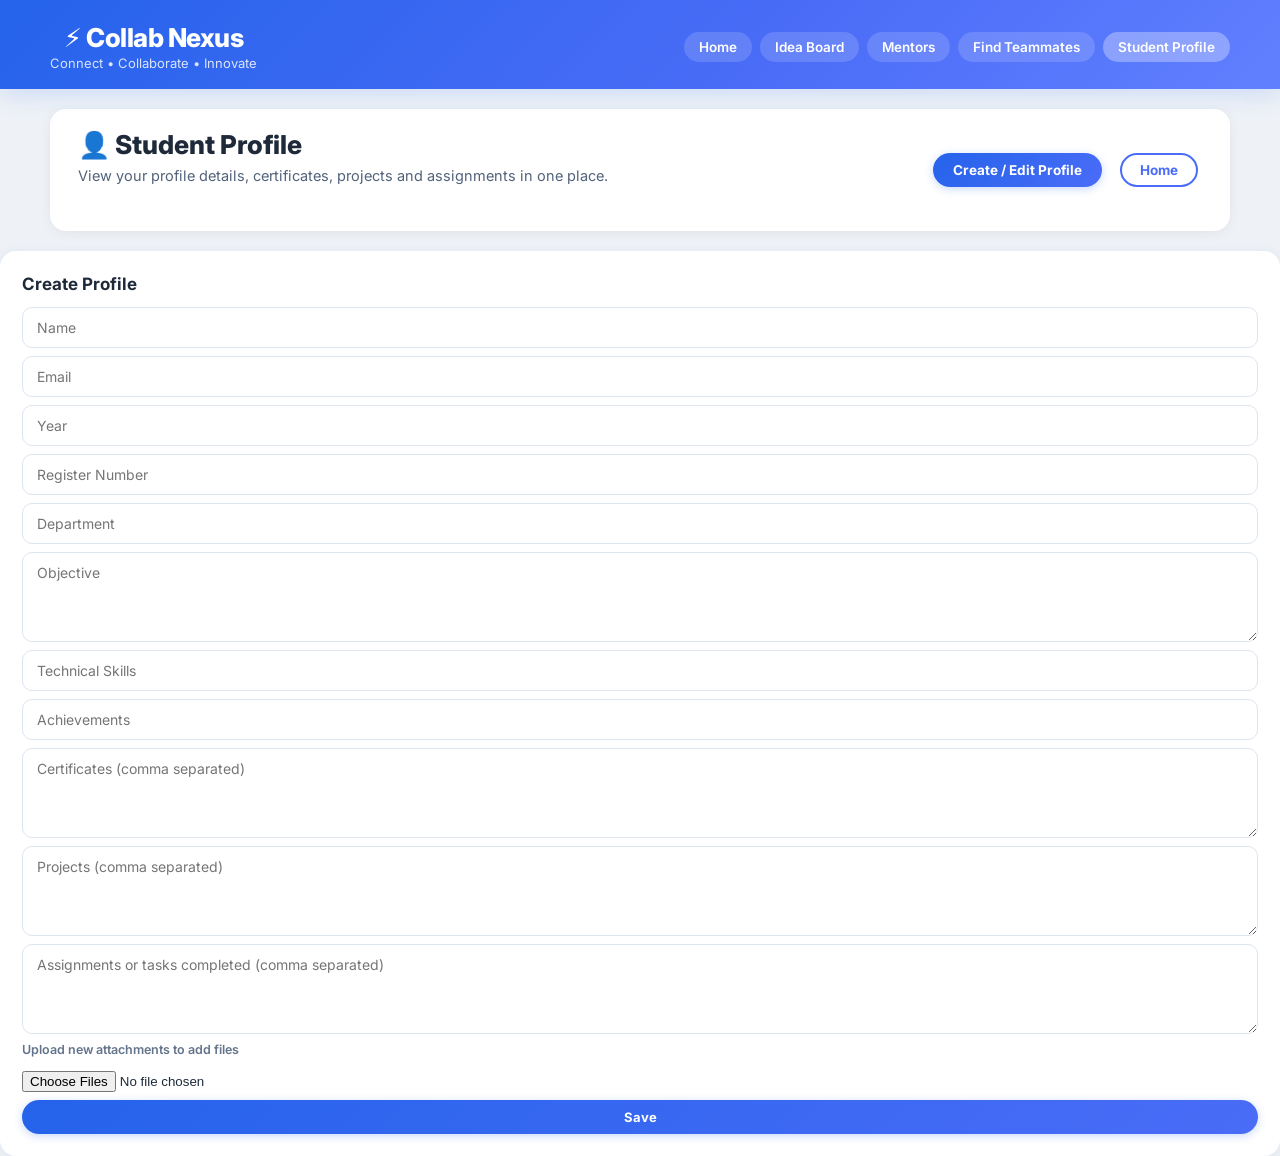
<file: profile-view.html>
<!DOCTYPE html>
<html lang="en">
<head>
<meta charset="UTF-8">
<meta name="viewport" content="width=device-width, initial-scale=1.0">
<title>Student Profile View – Collab Nexus</title>
<meta name="description" content="View student profile details, certificates, projects and assignments on Collab Nexus.">
<link rel="stylesheet" href="style.css">
</head>

<body>

<header class="site-header">
  <div class="header-inner">
    <div class="header-brand">
      <h1>⚡ Collab Nexus</h1>
      <p>Connect • Collaborate • Innovate</p>
    </div>
    <nav>
      <a href="index.html">Home</a>
      <a href="ideas.html">Idea Board</a>
      <a href="mentors.html">Mentors</a>
      <a href="find.html">Find Teammates</a>
      <a href="profile.html" class="active">Student Profile</a>
    </nav>
  </div>
</header>

<div class="page-header">
  <div>
    <h1>👤 Student Profile</h1>
    <p class="section-description">View your profile details, certificates, projects and assignments in one place.</p>
  </div>
  <div class="page-actions">
    <a class="btn" href="profile.html">Create / Edit Profile</a>
    <a class="btn btn-outline" href="index.html">Home</a>
  </div>
</div>

<div id="box" class="card"></div>

<script>
function getId(){
  var params = new URLSearchParams(window.location.search)
  return params.get("id")
}

function getUsers(){
  return JSON.parse(localStorage.getItem("users")) || []
}

function saveUsers(users){
  localStorage.setItem("users", JSON.stringify(users))
}

function findUser(){
  var id = getId()
  var users = getUsers()
  return users.find(u => String(u.id) === String(id))
}

function showForm(user){
  var data = user || {}
  document.getElementById("box").innerHTML = `
    <h3>${user ? 'Edit Profile' : 'Create Profile'}</h3>
    <input id='name' placeholder='Name' value='${data.name || ""}'>
    <input id='email' placeholder='Email' value='${data.email || ""}'>
    <input id='year' placeholder='Year' value='${data.year || ""}'>
    <input id='regno' placeholder='Register Number' value='${data.regno || ""}'>
    <input id='dept' placeholder='Department' value='${data.dept || ""}'>
    <textarea id='objective' placeholder='Objective'>${data.objective || ""}</textarea>
    <input id='skills' placeholder='Technical Skills' value='${data.skills || ""}'>
    <input id='achievements' placeholder='Achievements' value='${data.achievements || ""}'>
    <textarea id='certificates' placeholder='Certificates (comma separated)'>${data.certificates || ""}</textarea>
    <textarea id='projects' placeholder='Projects (comma separated)'>${data.projects || ""}</textarea>
    <textarea id='assignments' placeholder='Assignments or tasks completed (comma separated)'>${data.assignments || ""}</textarea>
    <label class='small-note'>Upload new attachments to add files</label>
    <input type='file' id='attachments' multiple>
    <button onclick='saveProfile()'>Save</button>
  `
}

function readFiles(files, callback){
  if(!files || files.length === 0){
    callback([])
    return
  }

  var attachments = []
  var loaded = 0
  Array.from(files).forEach(function(file){
    var reader = new FileReader()
    reader.onload = function(){
      attachments.push({name: file.name, data: reader.result})
      loaded++
      if(loaded === files.length){
        callback(attachments)
      }
    }
    reader.readAsDataURL(file)
  })
}

function saveProfile(){
  var current = findUser()
  var files = document.getElementById("attachments").files

  function doSave(newAttachments){
    var profile = {
      id: getId(),
      name: document.getElementById("name").value,
      email: document.getElementById("email").value,
      year: document.getElementById("year").value,
      regno: document.getElementById("regno").value,
      dept: document.getElementById("dept").value,
      objective: document.getElementById("objective").value,
      skills: document.getElementById("skills").value,
      achievements: document.getElementById("achievements").value,
      certificates: document.getElementById("certificates").value,
      projects: document.getElementById("projects").value,
      assignments: document.getElementById("assignments").value,
      phone: current ? current.phone || "" : "",
      attachments: newAttachments.length > 0 ? newAttachments : (current ? current.attachments || [] : [])
    }

    if(profile.name === ""){
      alert("Enter name")
      return
    }

    var users = getUsers()
    var index = users.findIndex(u => String(u.id) === String(profile.id))
    if(index !== -1){
      users[index] = profile
    } else {
      users.push(profile)
    }
    saveUsers(users)
    display()
  }

  if(files.length > 0){
    readFiles(files, doSave)
  } else {
    doSave([])
  }
}

function renderList(text){
  if(!text) return ""
  return `<ul class='item-list'>${text.split(",").map(item => `<li>${item.trim()}</li>`).join("")}</ul>`
}

function renderAttachments(files){
  if(!files || !files.length) return ""
  return `<div class='item-list'><h3>Attachments</h3>${files.map(file => `<li><a target='_blank' href='${file.data}'>${file.name}</a></li>`).join("")}</div>`
}

function display(){
  var u = findUser()
  if(!u){
    showForm()
    return
  }

  var certificatesHTML = renderList(u.certificates)
  var projectsHTML = renderList(u.projects)
  var assignmentsHTML = renderList(u.assignments)
  var attachmentsHTML = renderAttachments(u.attachments)

  document.getElementById("box").innerHTML = `
    <div class='profile-grid'>
      <div class='profile-card'>
        <h2>${u.name}</h2>
        <p><strong>Email:</strong> ${u.email}</p>
        <p><strong>Year:</strong> ${u.year}</p>
        <p><strong>Register No:</strong> ${u.regno}</p>
        <p><strong>Department:</strong> ${u.dept}</p>
        <h3>Technical Skills</h3>
        ${renderList(u.skills)}
      </div>
      <div class='detail-card'>
        <h3>Objective</h3>
        <p>${u.objective}</p>
        <h3>Achievements</h3>
        ${renderList(u.achievements)}
        <h3>Certificates</h3>
        ${certificatesHTML || '<p>None added</p>'}
        <h3>Projects</h3>
        ${projectsHTML || '<p>None added</p>'}
        <h3>Assignments</h3>
        ${assignmentsHTML || '<p>None added</p>'}
        ${attachmentsHTML}
        <div class='button-group'>
          <button onclick='editProfile()'>Edit</button>
          <button onclick='deleteProfile()'>Delete</button>
        </div>
      </div>
    </div>
  `
}

function editProfile(){
  var user = findUser()
  showForm(user)
}

function deleteProfile(){
  if(!confirm("Delete profile?")) return
  var users = getUsers()
  var id = getId()
  users = users.filter(x => String(x.id) !== String(id))
  saveUsers(users)
  showForm()
}

window.onload = display
</script>

</body>
</html>
</file>
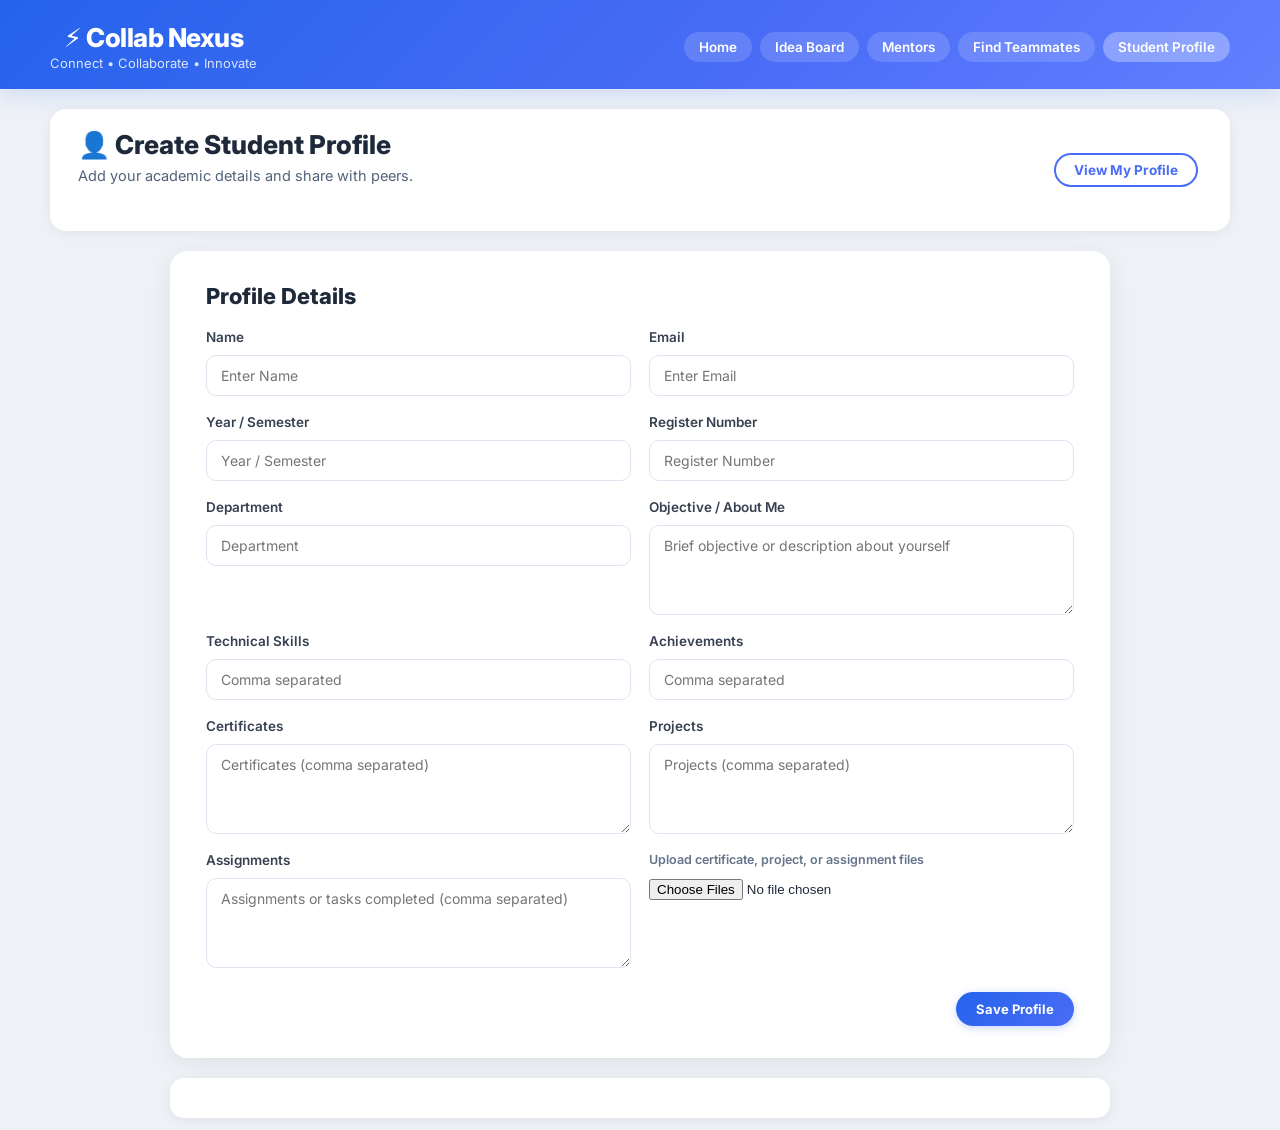
<file: profile.html>
<!DOCTYPE html>
<html lang="en">
<head>
<meta charset="UTF-8">
<meta name="viewport" content="width=device-width, initial-scale=1.0">
<title>Student Profile – Collab Nexus</title>
<meta name="description" content="Create your student profile on Collab Nexus to connect with peers and mentors.">
<link rel="stylesheet" href="style.css">
</head>

<body>

<header class="site-header">
  <div class="header-inner">
    <div class="header-brand">
      <h1>⚡ Collab Nexus</h1>
      <p>Connect • Collaborate • Innovate</p>
    </div>
    <nav>
      <a href="index.html">Home</a>
      <a href="ideas.html">Idea Board</a>
      <a href="mentors.html">Mentors</a>
      <a href="find.html">Find Teammates</a>
      <a href="profile.html" class="active">Student Profile</a>
    </nav>
  </div>
</header>

<div class="page-header">
  <div>
    <h1>👤 Create Student Profile</h1>
    <p class="section-description">Add your academic details and share with peers.</p>
  </div>
  <div class="page-actions">
    <a class="btn btn-outline" href="profile-view.html">View My Profile</a>
  </div>
</div>

<section class="form-card">
<h2>Profile Details</h2>
<div class="form-grid">
  <div class="field-group">
    <label>Name</label>
    <input type="text" id="name" placeholder="Enter Name">
  </div>
  <div class="field-group">
    <label>Email</label>
    <input type="text" id="email" placeholder="Enter Email">
  </div>
  <div class="field-group">
    <label>Year / Semester</label>
    <input type="text" id="year" placeholder="Year / Semester">
  </div>
  <div class="field-group">
    <label>Register Number</label>
    <input type="text" id="regno" placeholder="Register Number">
  </div>
  <div class="field-group">
    <label>Department</label>
    <input type="text" id="dept" placeholder="Department">
  </div>
  <div class="field-group">
    <label>Objective / About Me</label>
    <textarea id="objective" placeholder="Brief objective or description about yourself"></textarea>
  </div>
  <div class="field-group">
    <label>Technical Skills</label>
    <input type="text" id="skills" placeholder="Comma separated">
  </div>
  <div class="field-group">
    <label>Achievements</label>
    <input type="text" id="achievements" placeholder="Comma separated">
  </div>
  <div class="field-group">
    <label>Certificates</label>
    <textarea id="certificates" placeholder="Certificates (comma separated)"></textarea>
  </div>
  <div class="field-group">
    <label>Projects</label>
    <textarea id="projects" placeholder="Projects (comma separated)"></textarea>
  </div>
  <div class="field-group">
    <label>Assignments</label>
    <textarea id="assignments" placeholder="Assignments or tasks completed (comma separated)"></textarea>
  </div>
  <div class="field-group">
    <label class="small-note">Upload certificate, project, or assignment files</label>
    <input type="file" id="attachments" multiple>
  </div>
</div>
<div style="margin-top:24px; text-align:right;">
  <button onclick="saveProfile()">Save Profile</button>
</div>
</section>

<div id="status" class="status-box"></div>
<div id="qrBox" class="share-box"></div>

<script>
function getId(){
  var params = new URLSearchParams(window.location.search)
  var id = params.get("id")
  if(!id){
    id = Date.now().toString()
  }
  return id
}

function getUsers(){
  return JSON.parse(localStorage.getItem("users")) || []
}

function saveUsers(users){
  localStorage.setItem("users", JSON.stringify(users))
}

function findUser(){
  var id = getId()
  var users = getUsers()
  return users.find(u => String(u.id) === String(id))
}

function readFiles(files, callback){
  if(!files || files.length === 0){
    callback([])
    return
  }

  var attachments = []
  var loaded = 0

  Array.from(files).forEach(function(file){
    var reader = new FileReader()
    reader.onload = function(){
      attachments.push({name: file.name, data: reader.result})
      loaded++
      if(loaded === files.length){
        callback(attachments)
      }
    }
    reader.readAsDataURL(file)
  })
}

function showForm(user){
  if(!user) return
  document.getElementById("name").value = user.name || ""
  document.getElementById("email").value = user.email || ""
  document.getElementById("year").value = user.year || ""
  document.getElementById("regno").value = user.regno || ""
  document.getElementById("dept").value = user.dept || ""
  document.getElementById("objective").value = user.objective || ""
  document.getElementById("skills").value = user.skills || ""
  document.getElementById("achievements").value = user.achievements || ""
  document.getElementById("certificates").value = user.certificates || ""
  document.getElementById("projects").value = user.projects || ""
  document.getElementById("assignments").value = user.assignments || ""
}

function saveProfile(){
  var existing = findUser()
  var files = document.getElementById("attachments").files

  function save(attachments){
    var profile = {
      id: getId(),
      name: document.getElementById("name").value,
      email: document.getElementById("email").value,
      year: document.getElementById("year").value,
      regno: document.getElementById("regno").value,
      dept: document.getElementById("dept").value,
      objective: document.getElementById("objective").value,
      skills: document.getElementById("skills").value,
      achievements: document.getElementById("achievements").value,
      certificates: document.getElementById("certificates").value,
      projects: document.getElementById("projects").value,
      assignments: document.getElementById("assignments").value,
      attachments: attachments.length > 0 ? attachments : (existing ? existing.attachments || [] : [])
    }

    if(profile.name === ""){
      alert("Enter name")
      return
    }

    var users = getUsers()
    var index = users.findIndex(u => String(u.id) === String(profile.id))
    if(index !== -1){
      users[index] = profile
    } else {
      users.push(profile)
    }
    saveUsers(users)

    document.getElementById("status").innerHTML = "✅ Profile Saved Successfully!"

    var profileLink = "profile-view.html?id=" + profile.id
    var qr = "https://api.qrserver.com/v1/create-qr-code/?size=150x150&data=" + encodeURIComponent(profileLink)

    document.getElementById("qrBox").innerHTML =
      "<p>Share this profile</p>" +
      "<img src='" + qr + "'>" +
      "<br><br>" +
      "<a class='btn' href='" + profileLink + "'>Open Profile</a>"
  }

  if(files.length > 0){
    readFiles(files, save)
  } else {
    save([])
  }
}

window.onload = function(){
  var user = findUser()
  if(user){
    showForm(user)
  }
}
</script>

</body>
</html>
</file>
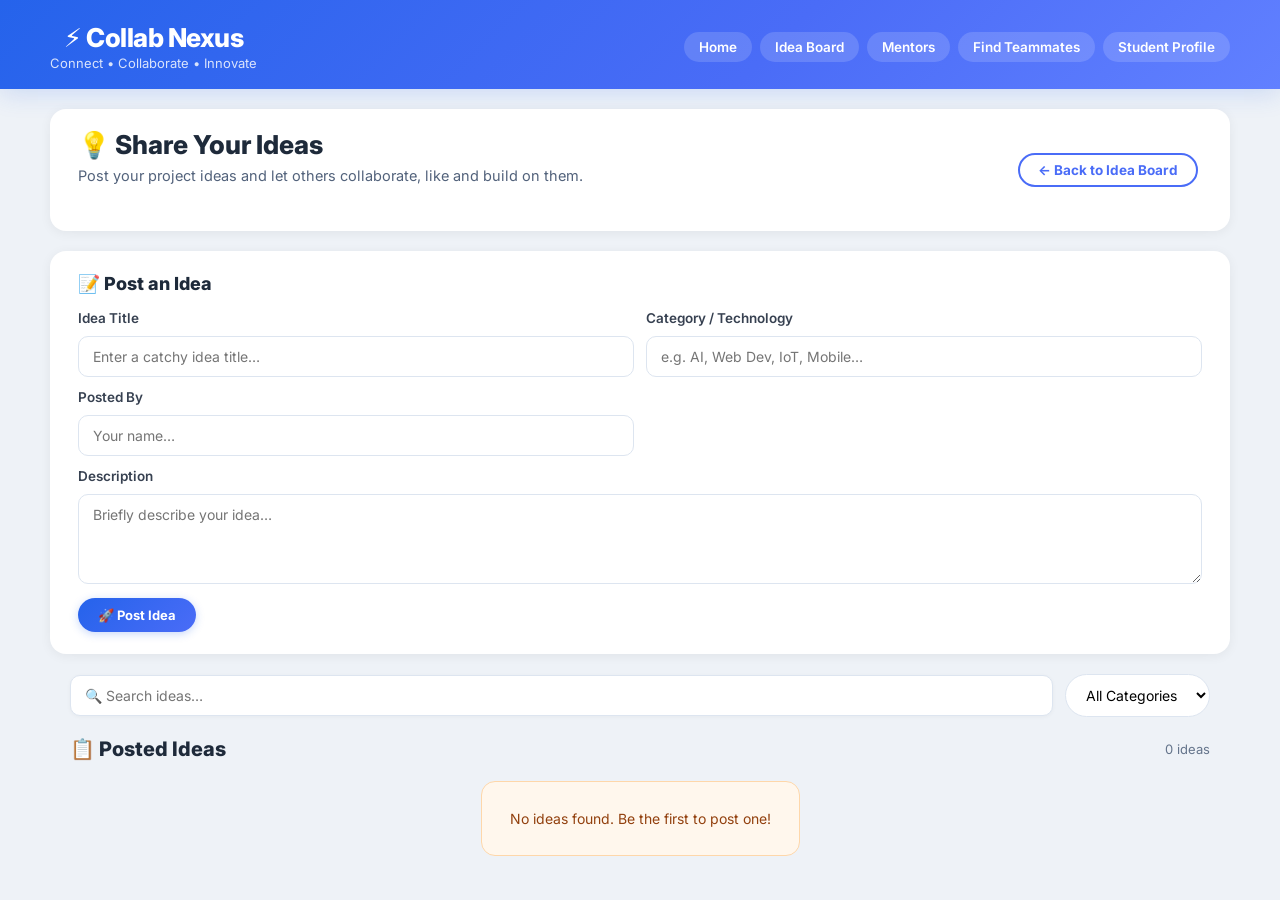
<file: share.html>
<!DOCTYPE html>
<html lang="en">
<head>
<meta charset="UTF-8">
<meta name="viewport" content="width=device-width, initial-scale=1.0">
<title>Share Ideas – Collab Nexus</title>
<meta name="description" content="Share your project ideas and collaborate with fellow students on Collab Nexus.">
<link rel="stylesheet" href="style.css">
</head>

<body>

<header class="site-header">
  <div class="header-inner">
    <div class="header-brand">
      <h1>⚡ Collab Nexus</h1>
      <p>Connect • Collaborate • Innovate</p>
    </div>
    <nav>
      <a href="index.html">Home</a>
      <a href="ideas.html">Idea Board</a>
      <a href="mentors.html">Mentors</a>
      <a href="find.html">Find Teammates</a>
      <a href="profile.html">Student Profile</a>
    </nav>
  </div>
</header>

<div class="page-header">
  <div>
    <h1>💡 Share Your Ideas</h1>
    <p class="section-description">Post your project ideas and let others collaborate, like and build on them.</p>
  </div>
  <div class="page-actions">
    <a class="btn btn-outline" href="ideas.html">← Back to Idea Board</a>
  </div>
</div>

<!-- Post Idea Form -->
<div class="form-panel" style="max-width:1180px; margin:0 auto 20px; padding:22px 28px;">
  <h2>📝 Post an Idea</h2>
  <div class="form-inline-grid">
    <div class="field-group">
      <label for="ideaTitle">Idea Title</label>
      <input type="text" id="ideaTitle" placeholder="Enter a catchy idea title…">
    </div>
    <div class="field-group">
      <label for="ideaCategory">Category / Technology</label>
      <input type="text" id="ideaCategory" placeholder="e.g. AI, Web Dev, IoT, Mobile…">
    </div>
    <div class="field-group">
      <label for="ideaAuthor">Posted By</label>
      <input type="text" id="ideaAuthor" placeholder="Your name…">
    </div>
    <div class="field-group" style="grid-column:1/-1;">
      <label for="ideaDesc">Description</label>
      <textarea id="ideaDesc" rows="3" placeholder="Briefly describe your idea…"></textarea>
    </div>
  </div>
  <div style="margin-top:14px;">
    <button onclick="addIdea()">🚀 Post Idea</button>
  </div>
</div>

<!-- Search & Filter -->
<div class="search-filter-row">
  <input type="text" id="ideaSearch" placeholder="🔍 Search ideas…" oninput="filterIdeas()" style="flex:1;">
  <select class="filter-select" id="categoryFilter" onchange="filterIdeas()">
    <option value="">All Categories</option>
    <option value="AI">AI / ML</option>
    <option value="Web">Web Dev</option>
    <option value="Mobile">Mobile</option>
    <option value="Data">Data Science</option>
    <option value="IoT">IoT</option>
    <option value="Design">UI/UX</option>
    <option value="Other">Other</option>
  </select>
</div>

<!-- Idea Cards -->
<div class="section-header">
  <h2>📋 Posted Ideas</h2>
  <span id="ideaCount" style="font-size:13px; color:#64748b;"></span>
</div>

<div class="idea-grid" id="ideaList" style="padding-bottom:40px;"></div>

<script>
function getIdeas(){
  return JSON.parse(localStorage.getItem("ideas")) || []
}

function saveIdeas(ideas){
  localStorage.setItem("ideas", JSON.stringify(ideas))
}

function addIdea(){
  var title    = document.getElementById("ideaTitle").value.trim()
  var desc     = document.getElementById("ideaDesc").value.trim()
  var category = document.getElementById("ideaCategory").value.trim()
  var author   = document.getElementById("ideaAuthor").value.trim()

  if(title === ""){
    alert("Please enter an idea title")
    return
  }

  var ideas = getIdeas()
  ideas.unshift({
    title:    title,
    desc:     desc,
    category: category || "Other",
    author:   author   || "Anonymous",
    likes:    0,
    created:  new Date().toISOString()
  })

  saveIdeas(ideas)
  displayIdeas()

  document.getElementById("ideaTitle").value    = ""
  document.getElementById("ideaDesc").value     = ""
  document.getElementById("ideaCategory").value = ""
  document.getElementById("ideaAuthor").value   = ""
}

function deleteIdea(index){
  var ideas = getIdeas()
  ideas.splice(index, 1)
  saveIdeas(ideas)
  displayIdeas()
}

function editIdea(index){
  var ideas = getIdeas()
  if(!ideas[index]) return

  document.getElementById("ideaTitle").value    = ideas[index].title
  document.getElementById("ideaDesc").value     = ideas[index].desc
  document.getElementById("ideaCategory").value = ideas[index].category || ""
  document.getElementById("ideaAuthor").value   = ideas[index].author   || ""

  deleteIdea(index)
  document.getElementById("ideaTitle").focus()
}

function likeIdea(index){
  var ideas = getIdeas()
  if(!ideas[index]) return
  ideas[index].likes = (ideas[index].likes || 0) + 1
  saveIdeas(ideas)
  displayIdeas()
}

function findTeammates(title){
  window.location.href = "find.html?idea=" + encodeURIComponent(title)
}

function filterIdeas(){
  var q         = (document.getElementById("ideaSearch").value || "").toLowerCase()
  var catFilter = document.getElementById("categoryFilter").value.toLowerCase()
  var ideas     = getIdeas()

  var filtered = ideas.filter(function(idea, idx){
    idea._origIndex = idx
    var matchQ = !q || (
      (idea.title||"").toLowerCase().includes(q) ||
      (idea.desc||"").toLowerCase().includes(q) ||
      (idea.author||"").toLowerCase().includes(q)
    )
    var matchCat = !catFilter || (idea.category||"").toLowerCase().includes(catFilter)
    return matchQ && matchCat
  })

  renderIdeas(filtered, true)
}

function renderIdeas(ideas, useOrigIndex){
  var list = document.getElementById("ideaList")
  if(!list) return
  list.innerHTML = ""

  var count = document.getElementById("ideaCount")
  if(count) count.textContent = ideas.length + " idea" + (ideas.length !== 1 ? "s" : "")

  if(ideas.length === 0){
    list.innerHTML = '<div class="no-results" style="grid-column:1/-1;">No ideas found. Be the first to post one!</div>'
    return
  }

  ideas.forEach(function(idea, i){
    var realIndex = useOrigIndex && idea._origIndex !== undefined ? idea._origIndex : i
    var catColor  = getCatColor(idea.category)
    var dateStr   = idea.created ? new Date(idea.created).toLocaleDateString('en-IN',{day:'numeric',month:'short'}) : ''

    var div = document.createElement("div")
    div.className = "card idea-card"
    div.innerHTML =
      '<div class="idea-card-top">' +
        '<div style="display:flex; align-items:flex-start; justify-content:space-between; gap:8px; margin-bottom:6px;">' +
          '<h3>' + escHtml(idea.title) + '</h3>' +
          '<span class="tag ' + catColor + '">' + escHtml(idea.category || 'Other') + '</span>' +
        '</div>' +
        '<p class="idea-desc">' + escHtml(idea.desc || 'No description provided.') + '</p>' +
      '</div>' +
      '<div class="idea-meta">' +
        '<span>👤 ' + escHtml(idea.author || 'Anonymous') + '</span>' +
        '<span style="color:#d1d5db;">•</span>' +
        '<span>📅 ' + dateStr + '</span>' +
        '<span style="margin-left:auto;" class="likes-count" onclick="likeIdea(' + realIndex + ')">❤️ ' + (idea.likes || 0) + '</span>' +
      '</div>' +
      '<div class="idea-actions">' +
        '<button onclick="editIdea(' + realIndex + ')" style="background:linear-gradient(135deg,#d97706,#f59e0b)">✏️ Edit</button>' +
        '<button onclick="deleteIdea(' + realIndex + ')" style="background:linear-gradient(135deg,#dc2626,#ef4444)">🗑 Delete</button>' +
        '<button onclick="findTeammates(\'' + escHtml(idea.title).replace(/'/g,"\\'") + '\')" style="background:linear-gradient(135deg,#16a34a,#22c55e)">🤝 Teammates</button>' +
      '</div>'
    list.appendChild(div)
  })
}

function displayIdeas(){
  var ideas = getIdeas()
  renderIdeas(ideas, false)
}

function getCatColor(cat){
  if(!cat) return ''
  var c = cat.toLowerCase()
  if(c.includes('ai') || c.includes('ml')) return 'tag-orange'
  if(c.includes('data')) return 'tag-green'
  return ''
}

function escHtml(str){
  return String(str).replace(/&/g,'&amp;').replace(/</g,'&lt;').replace(/>/g,'&gt;').replace(/"/g,'&quot;')
}

window.onload = function(){
  displayIdeas()
}
</script>

</body>
</html>
</file>
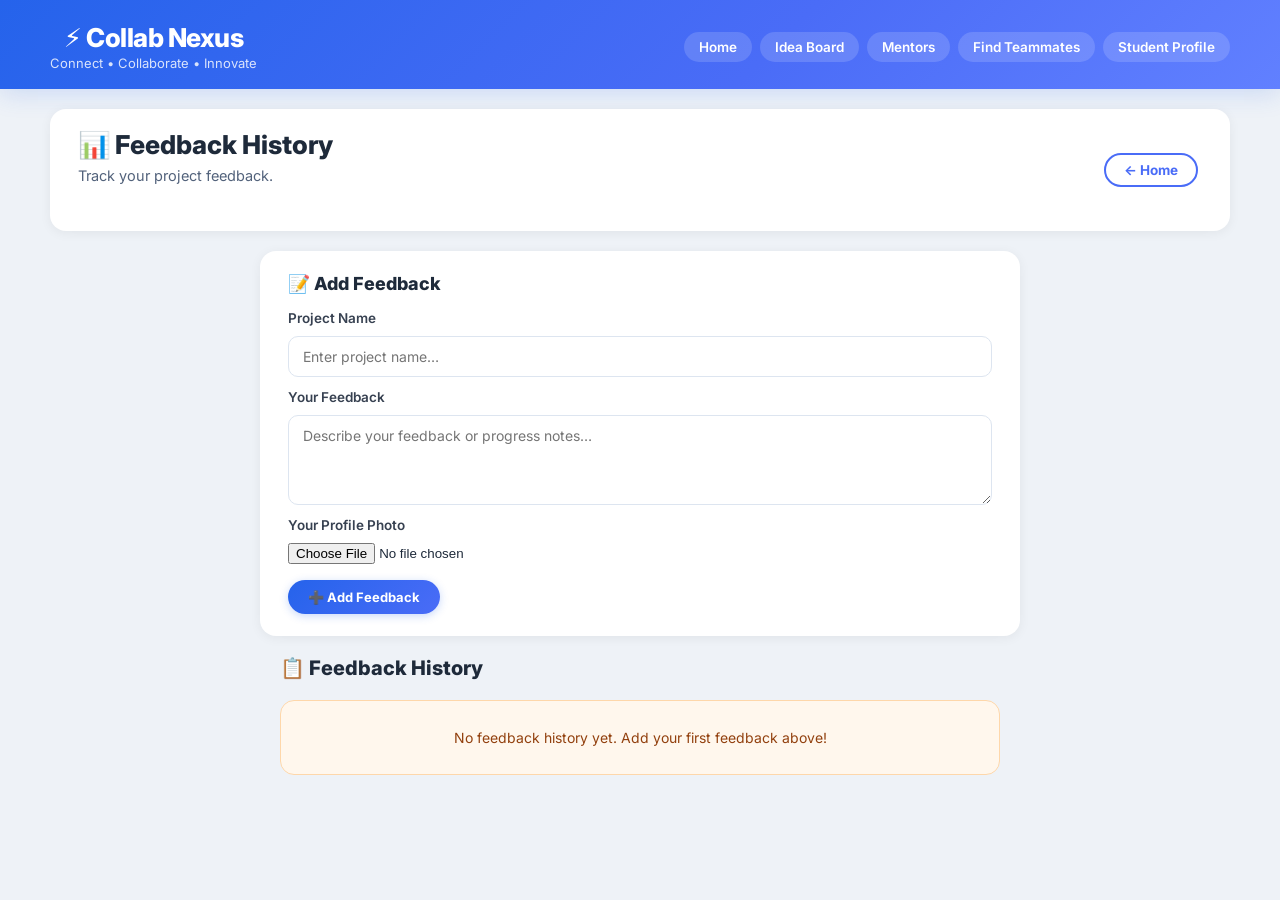
<file: tracker.html>
<!DOCTYPE html>
<html lang="en">
<head>
<meta charset="UTF-8">
<meta name="viewport" content="width=device-width, initial-scale=1.0">
<title>Feedback History – Collab Nexus</title>
<meta name="description" content="Track project feedback history and mentoring streaks on Collab Nexus.">
<link rel="stylesheet" href="style.css">
</head>

<body>

<header class="site-header">
  <div class="header-inner">
    <div class="header-brand">
      <h1>⚡ Collab Nexus</h1>
      <p>Connect • Collaborate • Innovate</p>
    </div>
    <nav>
      <a href="index.html">Home</a>
      <a href="ideas.html">Idea Board</a>
      <a href="mentors.html">Mentors</a>
      <a href="find.html">Find Teammates</a>
      <a href="profile.html">Student Profile</a>
    </nav>
  </div>
</header>

<div class="page-header">
  <div>
    <h1>📊 Feedback History</h1>
    <p class="section-description">Track your project feedback.</p>
  </div>
  <div class="page-actions">
    <a class="btn btn-outline" href="index.html">← Home</a>
  </div>
</div>

<!-- Form -->
<div class="form-panel" style="max-width:760px; margin:0 auto 20px; padding:22px 28px;">
  <h2>📝 Add Feedback</h2>
  <div class="field-group" style="margin-bottom:12px;">
    <label for="project">Project Name</label>
    <input id="project" placeholder="Enter project name…">
  </div>
  <div class="field-group" style="margin-bottom:12px;">
    <label for="feedback">Your Feedback</label>
    <textarea id="feedback" rows="3" placeholder="Describe your feedback or progress notes…"></textarea>
  </div>
  <div class="field-group" style="margin-bottom:16px;">
    <label for="userPic">Your Profile Photo</label>
    <input type="file" id="userPic">
  </div>
  <button onclick="addFeedback()">➕ Add Feedback</button>
</div>

<!-- History -->
<div class="section-header" style="max-width:760px;">
  <h2>📋 Feedback History</h2>
</div>

<div id="history" style="max-width:760px; margin:0 auto; padding:0 20px 40px;"></div>

<script>
function getRandomUser(){
  var names = ["Arun","Kaviya","Rahul","Sneha","Vikram","Divya","Ajay","Meena"]
  var name  = names[Math.floor(Math.random() * names.length)]
  var email = name.toLowerCase() + Math.floor(Math.random() * 100) + "@mail.com"
  var img   = "https://i.pravatar.cc/100?img=" + (Math.floor(Math.random() * 70) + 1)
  return {name:name, email:email, img:img}
}

function getHistory(){
  return JSON.parse(localStorage.getItem("feedbacks")) || []
}

function saveHistory(data){
  localStorage.setItem("feedbacks", JSON.stringify(data))
}

function addFeedback(){
  var project  = document.getElementById("project").value
  var feedback = document.getElementById("feedback").value
  var file     = document.getElementById("userPic").files[0]

  if(project === "" || feedback === ""){
    alert("Fill all fields")
    return
  }

  if(file){
    var reader = new FileReader()
    reader.onload = function(){
      saveData(reader.result)
    }
    reader.readAsDataURL(file)
  } else {
    alert("Please upload your profile image")
  }
}

function saveData(userImage){
  var target = getRandomUser()
  var data   = getHistory()

  data.push({
    project:     document.getElementById("project").value,
    feedback:    document.getElementById("feedback").value,
    userPic:     userImage,
    targetName:  target.name,
    targetEmail: target.email,
    targetPic:   target.img,
    streak:      Math.floor(Math.random() * 10) + 1
  })

  saveHistory(data)
  display()

  document.getElementById("project").value  = ""
  document.getElementById("feedback").value = ""
  document.getElementById("userPic").value  = ""
}

function display(){
  var data      = getHistory()
  var container = document.getElementById("history")
  container.innerHTML = ""

  if(data.length === 0){
    container.innerHTML = '<div class="no-results">No feedback history yet. Add your first feedback above!</div>'
    return
  }

  data.forEach(function(item){
    container.innerHTML +=
      '<div class="history-card">' +
        '<div class="history-left">' +
          '<img src="' + item.userPic + '" alt="Your photo">' +
        '</div>' +
        '<div class="history-middle">' +
          '<h4>' + item.project + '</h4>' +
          '<p>' + item.feedback + '</p>' +
        '</div>' +
        '<div class="history-right">' +
          '<div class="streak-badge">🔥 ' + item.streak + '</div>' +
          '<img src="' + item.targetPic + '" alt="' + item.targetName + '">' +
          '<div style="font-size:13px; font-weight:700; margin-top:4px;">' + item.targetName + '</div>' +
          '<div style="font-size:11px; color:#64748b;">' + item.targetEmail + '</div>' +
        '</div>' +
      '</div>'
  })
}

display()
</script>

</body>
</html>
</file>
<file: style.css>
/* ============================================================
   COLLAB NEXUS — DESIGN SYSTEM
   Blue/White professional theme | Inter font
   ============================================================ */

@import url('https://fonts.googleapis.com/css2?family=Inter:wght@400;500;600;700;800&display=swap');

/* ── Reset & Base ── */
*, *::before, *::after { box-sizing: border-box; }

body {
  font-family: 'Inter', system-ui, sans-serif;
  margin: 0;
  background: #eef2f7;
  color: #1e2a3a;
  text-align: center;
  min-height: 100vh;
}

/* ── Max-width wrapper ── */
.wrapper {
  max-width: 1180px;
  margin: 0 auto;
  padding: 0 20px;
}

/* ============================================================
   HEADER / NAV
   ============================================================ */
header.site-header {
  background: linear-gradient(135deg, #2563eb, #4a6cf7 60%, #6180ff);
  color: white;
  padding: 22px 24px 18px;
  box-shadow: 0 4px 24px rgba(37,99,235,0.18);
}

.header-inner {
  max-width: 1180px;
  margin: 0 auto;
  display: flex;
  align-items: center;
  justify-content: space-between;
  gap: 16px;
  flex-wrap: wrap;
}

.header-brand h1 {
  font-size: 26px;
  font-weight: 800;
  margin: 0;
  letter-spacing: -0.5px;
}

.header-brand p {
  font-size: 13px;
  opacity: 0.82;
  margin: 2px 0 0;
}

nav {
  display: flex;
  gap: 8px;
  flex-wrap: wrap;
  justify-content: center;
}

nav a {
  padding: 7px 15px;
  background: rgba(255,255,255,0.15);
  border-radius: 999px;
  color: white;
  text-decoration: none;
  font-size: 13.5px;
  font-weight: 600;
  transition: background 0.2s, transform 0.2s;
  white-space: nowrap;
}

nav a:hover {
  background: rgba(255,255,255,0.28);
  transform: translateY(-1px);
}

nav a.active {
  background: rgba(255,255,255,0.30);
}

/* ── Old-style centered header (index.html) ── */
header:not(.site-header):not(.page-header) {
  background: linear-gradient(135deg, #2563eb, #4a6cf7 60%, #6180ff);
  color: white;
  padding: 28px 20px 20px;
  box-shadow: 0 4px 24px rgba(37,99,235,0.18);
}

header:not(.site-header):not(.page-header) h1 {
  font-size: 32px;
  font-weight: 800;
  margin: 0 0 4px;
  letter-spacing: -0.5px;
}

header:not(.site-header):not(.page-header) p {
  font-size: 13px;
  opacity: 0.82;
  margin: 0 0 14px;
}

/* ============================================================
   PAGE HEADER (card-style, used on profile, mentors etc.)
   ============================================================ */
.page-header {
  background: #ffffff;
  padding: 20px 28px;
  box-shadow: 0 2px 12px rgba(0,0,0,0.06);
  margin: 20px auto;
  max-width: 1180px;
  border-radius: 16px;
  display: flex;
  justify-content: space-between;
  align-items: center;
  gap: 16px;
  text-align: left;
}

.page-header h1 {
  margin: 0 0 4px;
  font-size: 26px;
  font-weight: 800;
  color: #1e2a3a;
}

.page-actions {
  display: flex;
  gap: 10px;
  flex-wrap: wrap;
  flex-shrink: 0;
}

/* ============================================================
   BUTTONS
   ============================================================ */
.btn {
  display: inline-block;
  background: linear-gradient(135deg, #2563eb, #4a6cf7);
  color: white;
  padding: 9px 20px;
  margin: 4px;
  text-decoration: none;
  border-radius: 999px;
  font-size: 13.5px;
  font-weight: 700;
  border: none;
  cursor: pointer;
  transition: opacity 0.2s, transform 0.2s, box-shadow 0.2s;
  box-shadow: 0 2px 8px rgba(37,99,235,0.25);
  white-space: nowrap;
}

.btn:hover {
  opacity: 0.9;
  transform: translateY(-1px);
  box-shadow: 0 4px 16px rgba(37,99,235,0.35);
}

.btn-outline {
  background: transparent;
  border: 2px solid #4a6cf7;
  color: #4a6cf7;
  padding: 7px 18px;
  box-shadow: none;
}

.btn-outline:hover {
  background: #eef2ff;
  box-shadow: none;
}

.btn-sm {
  padding: 6px 14px;
  font-size: 12.5px;
}

.btn-danger {
  background: linear-gradient(135deg, #dc2626, #ef4444);
  box-shadow: 0 2px 8px rgba(220,38,38,0.25);
}

.btn-danger:hover {
  box-shadow: 0 4px 16px rgba(220,38,38,0.35);
}

.btn-success {
  background: linear-gradient(135deg, #16a34a, #22c55e);
  box-shadow: 0 2px 8px rgba(22,163,74,0.25);
}

button {
  display: inline-block;
  background: linear-gradient(135deg, #2563eb, #4a6cf7);
  color: white;
  padding: 9px 20px;
  border: none;
  border-radius: 999px;
  cursor: pointer;
  font-size: 13px;
  font-weight: 700;
  font-family: 'Inter', system-ui, sans-serif;
  transition: opacity 0.2s, transform 0.2s, box-shadow 0.2s;
  box-shadow: 0 2px 8px rgba(37,99,235,0.25);
  white-space: nowrap;
}

button:hover {
  opacity: 0.9;
  transform: translateY(-1px);
  box-shadow: 0 4px 16px rgba(37,99,235,0.35);
}

.btn-group {
  display: flex;
  gap: 8px;
  flex-wrap: wrap;
  align-items: center;
}

/* ============================================================
   HERO (index.html)
   ============================================================ */
.hero {
  padding: 44px 20px 32px;
  max-width: 780px;
  margin: 0 auto;
}

.hero h2 {
  font-size: 46px;
  font-weight: 800;
  margin-bottom: 18px;
  line-height: 1.2;
  color: #1e2a3a;
  letter-spacing: -0.4px;
}

.hero h2 span {
  color: #2563eb;
}

.hero > p {
  max-width: 580px;
  margin: 0 auto 24px;
  font-size: 16px;
  line-height: 1.68;
  color: #52627b;
}

/* Hero button row — centred, wraps on small screens */
.hero-btn-row {
  display: flex;
  justify-content: center;
  align-items: center;
  gap: 10px;
  flex-wrap: wrap;
}

.hero-btn-row .btn,
.hero-btn-row .btn-outline {
  padding: 10px 24px;
  font-size: 14px;
  margin: 0;
}

/* ============================================================
   FEATURES SECTION
   ============================================================ */
.features {
  padding: 20px 20px 56px;
}

.features h2 {
  font-size: 24px;
  font-weight: 800;
  margin-bottom: 6px;
  color: #1e2a3a;
}

.section-description {
  max-width: 640px;
  margin: 0 auto 22px;
  color: #52627b;
  font-size: 14.5px;
  line-height: 1.72;
}

/* 4-column grid specifically for the home feature cards */
.home-features-grid {
  display: grid;
  grid-template-columns: repeat(4, 1fr);
  gap: 18px;
  max-width: 1100px;
  margin: 0 auto;
  padding: 0 20px;
}

/* Home feature card — compact, equal height */
.home-feature-card {
  background: white;
  padding: 22px 20px 20px;
  border-radius: 16px;
  box-shadow: 0 2px 10px rgba(44,74,112,0.08);
  text-align: left;
  display: flex;
  flex-direction: column;
  gap: 0;
  transition: transform 0.22s ease, box-shadow 0.22s ease;
}

.home-feature-card:hover {
  transform: translateY(-4px);
  box-shadow: 0 8px 24px rgba(44,74,112,0.13);
}

.home-feature-card .feat-icon {
  font-size: 28px;
  margin-bottom: 10px;
  line-height: 1;
}

.home-feature-card h3 {
  margin: 0 0 6px;
  font-size: 16px;
  font-weight: 700;
  color: #1e2a3a;
}

.home-feature-card p {
  margin: 0 0 16px;
  font-size: 13.5px;
  color: #52627b;
  line-height: 1.6;
  flex: 1;
}

.home-feature-card .feat-btn-wrap {
  margin-top: auto;
}

/* ============================================================
   CARD GRID CONTAINERS
   ============================================================ */
.container,
.mentor-grid,
.idea-grid,
.teammate-grid {
  display: grid;
  grid-template-columns: repeat(auto-fit, minmax(260px, 1fr));
  gap: 20px;
  max-width: 1180px;
  margin: 0 auto;
  padding: 0 20px;
}

/* ============================================================
   BASE CARD
   ============================================================ */
.card {
  background: white;
  padding: 22px;
  border-radius: 16px;
  box-shadow: 0 2px 12px rgba(44,74,112,0.08);
  text-align: left;
  transition: transform 0.22s ease, box-shadow 0.22s ease;
  display: flex;
  flex-direction: column;
  gap: 8px;
}

.card:hover {
  transform: translateY(-4px);
  box-shadow: 0 8px 28px rgba(44,74,112,0.14);
}

.card h3 {
  margin: 0 0 4px;
  font-size: 17px;
  font-weight: 700;
  color: #1e2a3a;
  line-height: 1.3;
}

.card p {
  color: #52627b;
  line-height: 1.65;
  margin: 0;
  font-size: 14px;
}

/* ============================================================
   AVATAR CIRCLE (initials)
   ============================================================ */
.avatar-circle {
  width: 52px;
  height: 52px;
  border-radius: 50%;
  background: linear-gradient(135deg, #2563eb, #6180ff);
  color: white;
  display: flex;
  align-items: center;
  justify-content: center;
  font-size: 18px;
  font-weight: 800;
  flex-shrink: 0;
  box-shadow: 0 2px 8px rgba(37,99,235,0.3);
  margin-bottom: 8px;
}

.avatar-circle.large {
  width: 72px;
  height: 72px;
  font-size: 26px;
}

.avatar-circle.sm {
  width: 38px;
  height: 38px;
  font-size: 14px;
  margin-bottom: 0;
}

/* ============================================================
   TAG / BADGE
   ============================================================ */
.tag {
  display: inline-block;
  background: #eef2ff;
  color: #4a6cf7;
  font-size: 11.5px;
  font-weight: 700;
  padding: 3px 10px;
  border-radius: 999px;
  border: 1px solid #c7d2fe;
  text-transform: uppercase;
  letter-spacing: 0.3px;
}

.tag-green {
  background: #f0fdf4;
  color: #16a34a;
  border-color: #bbf7d0;
}

.tag-orange {
  background: #fff7ed;
  color: #ea580c;
  border-color: #fed7aa;
}

/* ============================================================
   MENTOR CARDS
   ============================================================ */
.mentor-card {
  max-width: 340px;
  min-height: auto;
}

.mentor-card-header {
  display: flex;
  align-items: center;
  gap: 14px;
  margin-bottom: 10px;
}

.mentor-card-info h3 {
  margin: 0 0 2px;
  font-size: 16px;
  font-weight: 700;
}

.mentor-domain {
  font-weight: 700;
  color: #2563eb;
  font-size: 13px;
  margin: 0;
}

.mentor-institution {
  font-size: 12.5px;
  color: #64748b;
  margin: 2px 0 0;
}

.mentor-exp {
  font-size: 12px;
  color: #64748b;
  margin: 0;
}

.mentor-desc {
  font-size: 13.5px;
  color: #52627b;
  line-height: 1.6;
  margin: 8px 0 12px;
  display: -webkit-box;
  -webkit-line-clamp: 3;
  -webkit-box-orient: vertical;
  overflow: hidden;
}

.mentor-meta {
  display: flex;
  gap: 6px;
  align-items: center;
  flex-wrap: wrap;
  margin-bottom: 12px;
}

.mentor-actions {
  display: flex;
  gap: 8px;
  margin-top: auto;
  flex-wrap: wrap;
}

.mentor-actions button,
.mentor-actions a {
  flex: 1;
  min-width: 100px;
  text-align: center;
  font-size: 12.5px;
  padding: 8px 12px;
}

/* ============================================================
   IDEA CARDS
   ============================================================ */
.idea-card {
  max-width: 100%;
}

.idea-card-top {
  margin-bottom: 10px;
}

.idea-card h3 {
  font-size: 16px;
  margin: 0 0 6px;
  font-weight: 700;
}

.idea-desc {
  font-size: 13.5px;
  color: #52627b;
  line-height: 1.6;
  margin: 0 0 10px;
  display: -webkit-box;
  -webkit-line-clamp: 3;
  -webkit-box-orient: vertical;
  overflow: hidden;
}

.idea-meta {
  display: flex;
  align-items: center;
  gap: 8px;
  flex-wrap: wrap;
  margin: 8px 0;
  font-size: 12px;
  color: #64748b;
}

.idea-meta span { display: flex; align-items: center; gap: 3px; }

.idea-actions {
  display: flex;
  gap: 6px;
  flex-wrap: wrap;
  margin-top: 12px;
  border-top: 1px solid #f0f4f8;
  padding-top: 12px;
}

.idea-actions button {
  flex: 1;
  min-width: 80px;
  font-size: 12px;
  padding: 7px 10px;
}

/* ============================================================
   TEAMMATE CARDS
   ============================================================ */
.teammate-grid {
  grid-template-columns: repeat(auto-fit, minmax(260px, 1fr));
}

.teammate-card {
  max-width: 340px;
}

.teammate-card-header {
  display: flex;
  align-items: center;
  gap: 12px;
  margin-bottom: 10px;
}

.teammate-card-info h3 {
  margin: 0 0 2px;
  font-size: 15px;
  font-weight: 700;
}

.teammate-skills {
  font-size: 12.5px;
  color: #2563eb;
  font-weight: 600;
  margin: 0;
}

.teammate-bio {
  font-size: 13px;
  color: #52627b;
  line-height: 1.6;
  margin: 6px 0 10px;
  display: -webkit-box;
  -webkit-line-clamp: 2;
  -webkit-box-orient: vertical;
  overflow: hidden;
}

.teammate-actions {
  display: flex;
  gap: 6px;
  flex-wrap: wrap;
  margin-top: auto;
  border-top: 1px solid #f0f4f8;
  padding-top: 10px;
}

.teammate-actions button {
  flex: 1;
  font-size: 12px;
  padding: 7px 10px;
  min-width: 70px;
}

/* ============================================================
   SEARCH & FILTER BAR
   ============================================================ */
.search-filter-row {
  max-width: 1180px;
  margin: 0 auto 20px;
  padding: 0 20px;
  display: flex;
  gap: 12px;
  align-items: center;
  flex-wrap: wrap;
}

.search-bar {
  max-width: 1180px;
  margin: 0 auto 20px;
  padding: 0 20px;
}

.search-bar input,
.search-filter-row input[type="text"] {
  width: 100%;
  padding: 11px 18px;
  border: 1.5px solid #dde5f0;
  border-radius: 999px;
  outline: none;
  font-size: 14px;
  font-family: 'Inter', sans-serif;
  background: white;
  box-shadow: 0 1px 4px rgba(0,0,0,0.04);
  transition: border-color 0.2s, box-shadow 0.2s;
}

.search-bar input:focus,
.search-filter-row input[type="text"]:focus {
  border-color: #4a6cf7;
  box-shadow: 0 0 0 4px rgba(74,108,247,0.12);
}

.filter-select {
  padding: 11px 16px;
  border: 1.5px solid #dde5f0;
  border-radius: 999px;
  outline: none;
  font-size: 14px;
  font-family: 'Inter', sans-serif;
  background: white;
  cursor: pointer;
  transition: border-color 0.2s;
  white-space: nowrap;
}

.filter-select:focus {
  border-color: #4a6cf7;
}

/* ============================================================
   FORMS
   ============================================================ */
input:not([type="file"]):not([type="checkbox"]):not([type="radio"]),
textarea {
  width: 100%;
  padding: 11px 14px;
  border: 1.5px solid #dde5f0;
  border-radius: 10px;
  outline: none;
  font-size: 14px;
  font-family: 'Inter', sans-serif;
  background: white;
  transition: border-color 0.2s, box-shadow 0.2s;
  color: #1e2a3a;
}

input:not([type="file"]):focus,
textarea:focus {
  border-color: #4a6cf7;
  box-shadow: 0 0 0 4px rgba(74,108,247,0.1);
}

textarea {
  resize: vertical;
  min-height: 90px;
}

label {
  font-size: 13.5px;
  font-weight: 600;
  color: #374151;
  text-align: left;
  display: block;
  margin-bottom: 4px;
}

.form-card {
  max-width: 940px;
  margin: 20px auto;
  padding: 32px 36px;
  background: white;
  border-radius: 18px;
  box-shadow: 0 4px 24px rgba(0,0,0,0.07);
  text-align: left;
}

.form-card h2 {
  margin: 0 0 20px;
  font-size: 22px;
  font-weight: 800;
  color: #1e2a3a;
}

.form-grid {
  display: grid;
  grid-template-columns: repeat(2, minmax(0, 1fr));
  gap: 18px;
}

.field-group {
  display: flex;
  flex-direction: column;
  gap: 6px;
}

/* ============================================================
   PROFILE LAYOUT (profile-view, mentor-profile-view)
   ============================================================ */
.profile-grid {
  display: grid;
  grid-template-columns: 270px minmax(0, 1fr);
  gap: 20px;
  max-width: 1100px;
  margin: 0 auto 32px;
  padding: 0 20px;
  text-align: left;
}

.profile-card,
.detail-card {
  background: #ffffff;
  padding: 24px;
  border-radius: 16px;
  box-shadow: 0 2px 12px rgba(44,74,112,0.08);
}

.profile-card h2 {
  margin: 8px 0 4px;
  font-size: 20px;
  font-weight: 800;
}

.profile-card p,
.detail-card p {
  font-size: 13.5px;
  color: #52627b;
  margin: 4px 0;
}

.detail-card h3,
.profile-card h3 {
  margin: 16px 0 6px;
  font-size: 15px;
  font-weight: 700;
  color: #1e2a3a;
}

.detail-card h3:first-child { margin-top: 0; }

/* ============================================================
   STATUS / SHARE / NO RESULTS
   ============================================================ */
.status-box {
  max-width: 940px;
  margin: 12px auto;
  padding: 14px 20px;
  background: #f0fdf4;
  border: 1px solid #bbf7d0;
  border-radius: 12px;
  color: #15803d;
  font-size: 14px;
  font-weight: 600;
  display: none;
  text-align: left;
}

.status-box:not(:empty) { display: block; }

.share-box {
  max-width: 940px;
  margin: 12px auto;
  padding: 20px;
  background: #fff;
  border-radius: 14px;
  box-shadow: 0 2px 12px rgba(0,0,0,0.07);
}

.no-results {
  max-width: 1180px;
  margin: 0 auto;
  padding: 28px;
  background: #fff7ed;
  border: 1px solid #fed7aa;
  border-radius: 14px;
  color: #92400e;
  text-align: center;
  font-size: 14px;
}

/* ============================================================
   MISC UTILITIES
   ============================================================ */
.small-note {
  display: block;
  font-size: 12.5px;
  color: #64748b;
  margin-bottom: 6px;
}

.item-list {
  text-align: left;
  margin: 6px 0;
  padding-left: 20px;
}

.item-list h3 { margin: 10px 0 4px; }
.item-list li { margin-bottom: 6px; font-size: 14px; color: #374151; }

.button-group {
  display: flex;
  gap: 8px;
  justify-content: flex-start;
  flex-wrap: wrap;
  margin-top: 16px;
}

.divider {
  border: none;
  border-top: 1px solid #f0f4f8;
  margin: 16px 0;
}

.likes-count {
  display: inline-flex;
  align-items: center;
  gap: 4px;
  font-size: 13px;
  color: #64748b;
  font-weight: 600;
  cursor: pointer;
  padding: 3px 8px;
  border-radius: 999px;
  transition: background 0.2s;
}

.likes-count:hover {
  background: #eef2ff;
  color: #4a6cf7;
}

/* ============================================================
   SECTION WRAPPERS
   ============================================================ */
.page-section {
  padding: 24px 0 40px;
}

.section-header {
  max-width: 1180px;
  margin: 0 auto 20px;
  padding: 0 20px;
  display: flex;
  justify-content: space-between;
  align-items: center;
  flex-wrap: wrap;
  gap: 12px;
  text-align: left;
}

.section-header h2 {
  margin: 0;
  font-size: 20px;
  font-weight: 800;
  color: #1e2a3a;
}

/* ============================================================
   FORM SECTION CARD (ideas.html, share.html, find.html)
   ============================================================ */
.form-panel {
  max-width: 1180px;
  margin: 20px auto;
  padding: 24px 28px;
  background: white;
  border-radius: 16px;
  box-shadow: 0 2px 12px rgba(0,0,0,0.06);
  text-align: left;
}

.form-panel h2 {
  margin: 0 0 16px;
  font-size: 18px;
  font-weight: 800;
  color: #1e2a3a;
}

.form-inline-grid {
  display: grid;
  grid-template-columns: 1fr 1fr;
  gap: 12px;
}

/* ============================================================
   POSTS PAGE
   ============================================================ */
.post-card {
  background: white;
  border-radius: 14px;
  box-shadow: 0 2px 10px rgba(44,74,112,0.08);
  padding: 16px 20px;
  display: flex;
  align-items: center;
  gap: 14px;
  text-align: left;
  transition: transform 0.2s, box-shadow 0.2s;
}

.post-card:hover {
  transform: translateY(-2px);
  box-shadow: 0 6px 20px rgba(44,74,112,0.13);
}

.post-avatar {
  width: 44px;
  height: 44px;
  border-radius: 50%;
  flex-shrink: 0;
  object-fit: cover;
}

.post-message {
  flex: 1;
  font-size: 14px;
  color: #374151;
  line-height: 1.6;
}

/* ============================================================
   TRACKER PAGE
   ============================================================ */
.history-card {
  background: white;
  border-radius: 14px;
  box-shadow: 0 2px 10px rgba(44,74,112,0.08);
  padding: 16px 20px;
  display: flex;
  align-items: center;
  gap: 14px;
  text-align: left;
  margin-bottom: 12px;
  transition: transform 0.2s;
}

.history-card:hover { transform: translateY(-2px); }

.history-left img {
  width: 46px;
  height: 46px;
  border-radius: 50%;
  object-fit: cover;
}

.history-middle {
  flex: 1;
}

.history-middle h4 {
  margin: 0 0 4px;
  font-size: 15px;
  font-weight: 700;
}

.history-middle p {
  font-size: 13.5px;
  color: #52627b;
  margin: 0;
}

.history-right {
  text-align: center;
  flex-shrink: 0;
}

.history-right img {
  width: 38px;
  height: 38px;
  border-radius: 50%;
  object-fit: cover;
  margin: 4px auto;
  display: block;
}

.streak-badge {
  font-size: 18px;
  font-weight: 800;
}

/* ============================================================
   RESPONSIVE
   ============================================================ */
@media (max-width: 1024px) {
  .container,
  .mentor-grid,
  .idea-grid,
  .teammate-grid {
    grid-template-columns: repeat(2, 1fr);
  }
}

@media (max-width: 900px) {
  .page-header {
    flex-direction: column;
    align-items: flex-start;
  }

  .form-card {
    padding: 24px 20px;
  }

  .form-grid {
    grid-template-columns: 1fr;
  }

  .profile-grid {
    grid-template-columns: 1fr;
  }

  .header-inner {
    flex-direction: column;
    align-items: flex-start;
  }
}

@media (max-width: 640px) {
  .hero {
    padding: 40px 16px;
  }

  .hero h2 {
    font-size: 26px;
  }

  .hero > p {
    font-size: 15px;
  }

  .container,
  .mentor-grid,
  .idea-grid,
  .teammate-grid {
    grid-template-columns: 1fr;
    padding: 0 14px;
  }

  .btn {
    width: auto;
  }

  .form-inline-grid {
    grid-template-columns: 1fr;
  }

  .search-filter-row {
    flex-direction: column;
    align-items: stretch;
  }

  .mentor-card,
  .teammate-card {
    max-width: 100%;
  }
}
</file>
